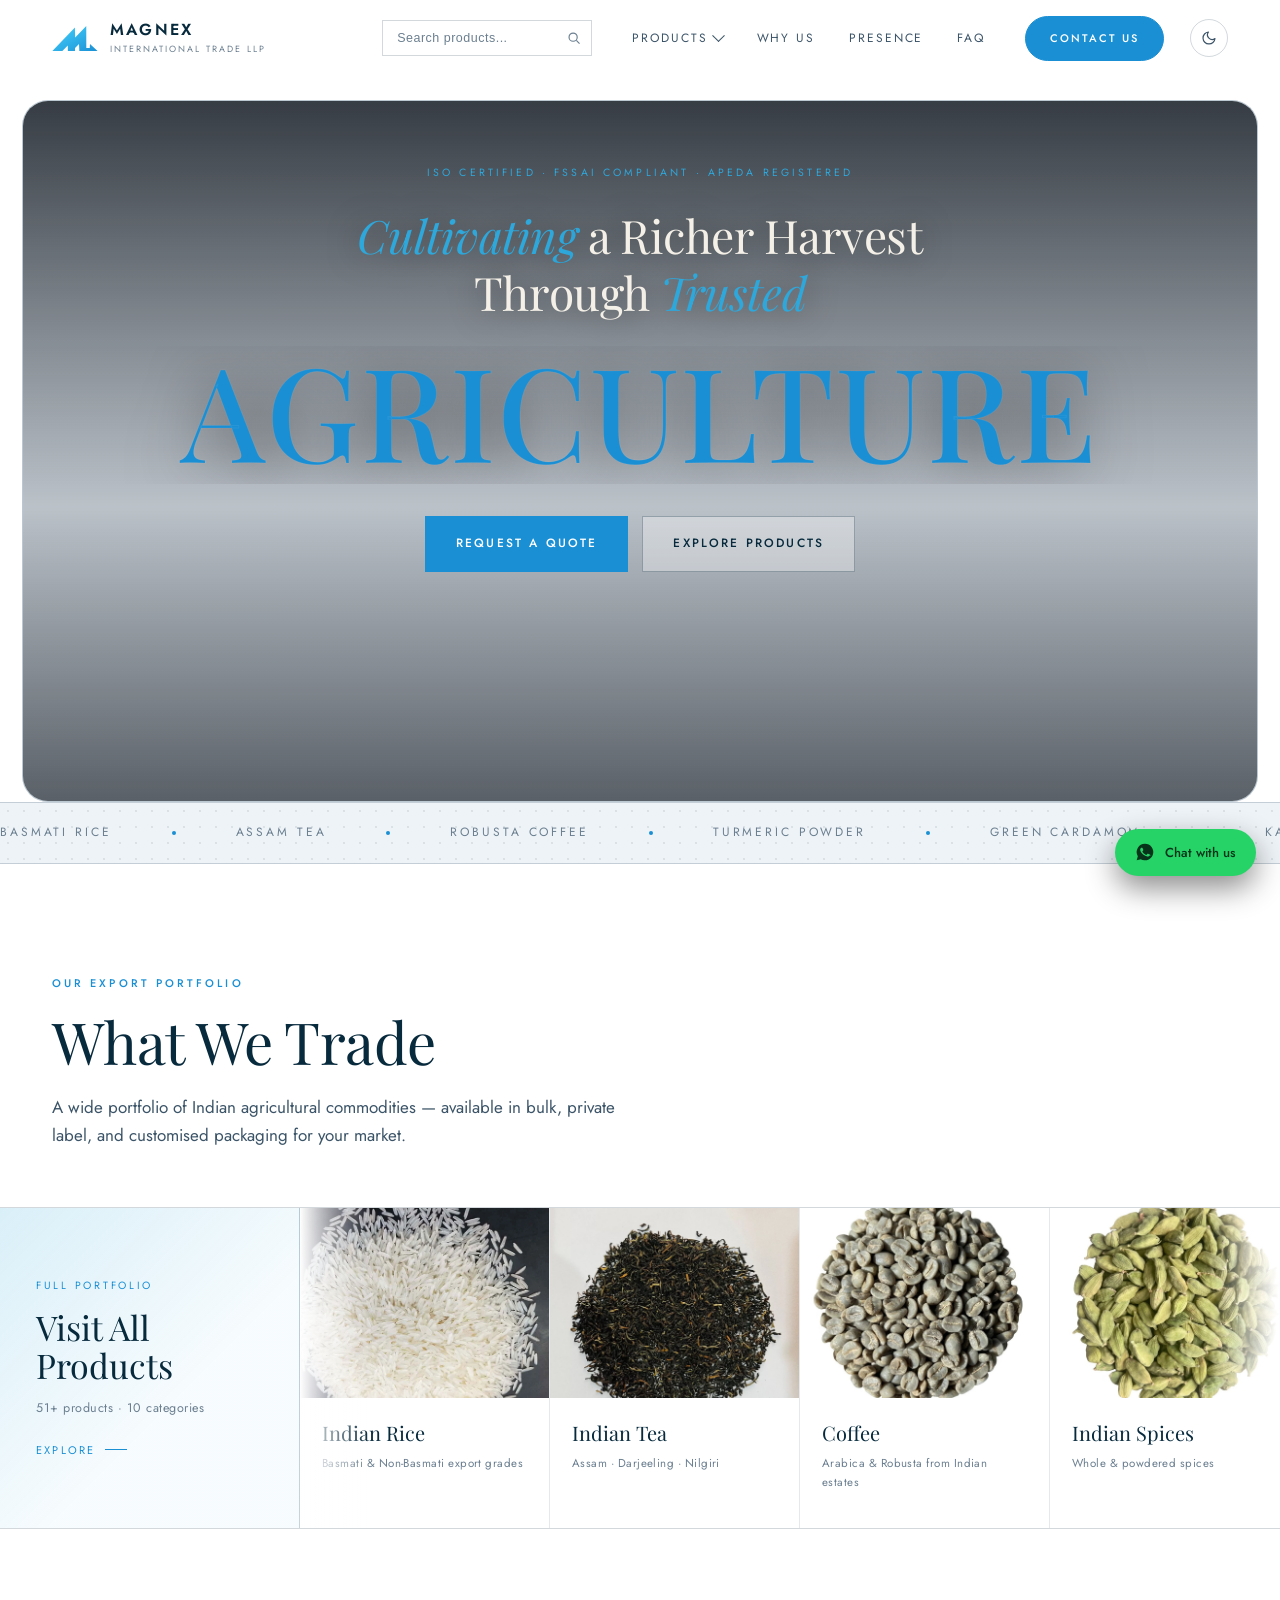
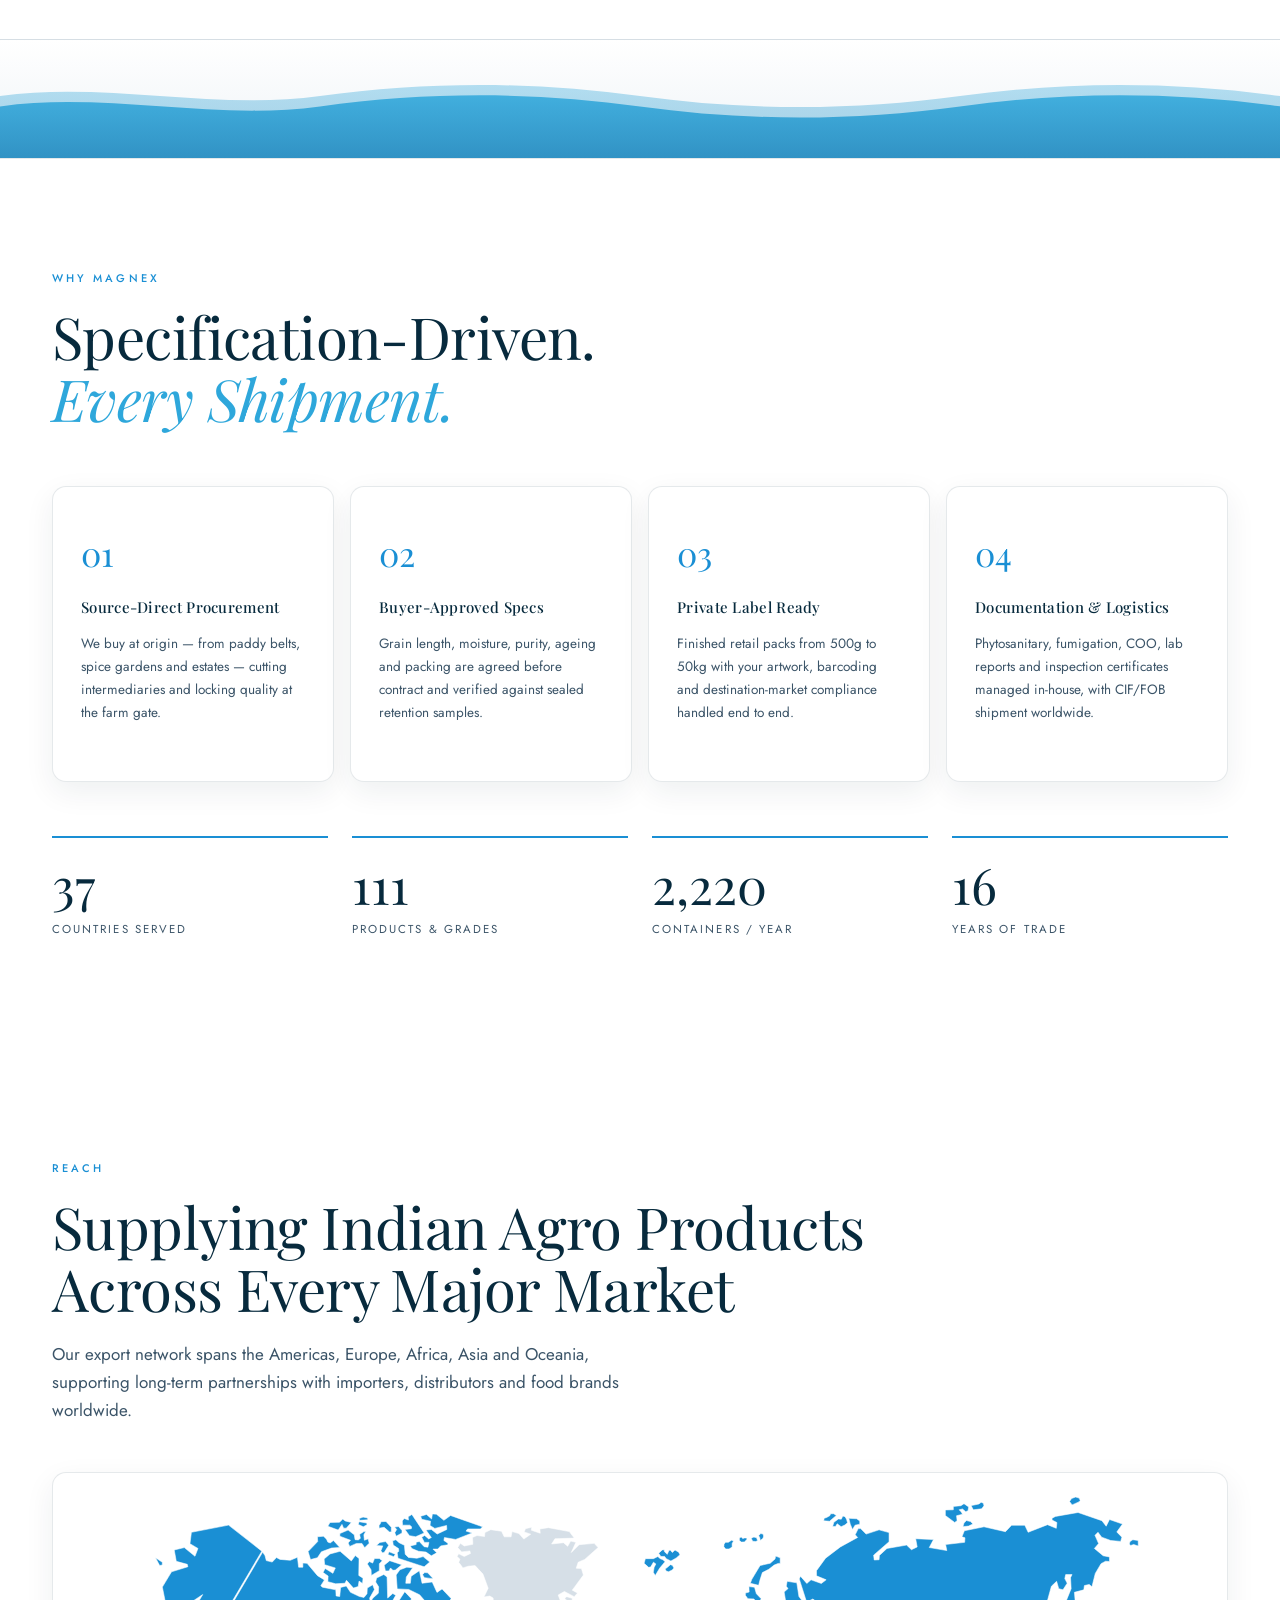
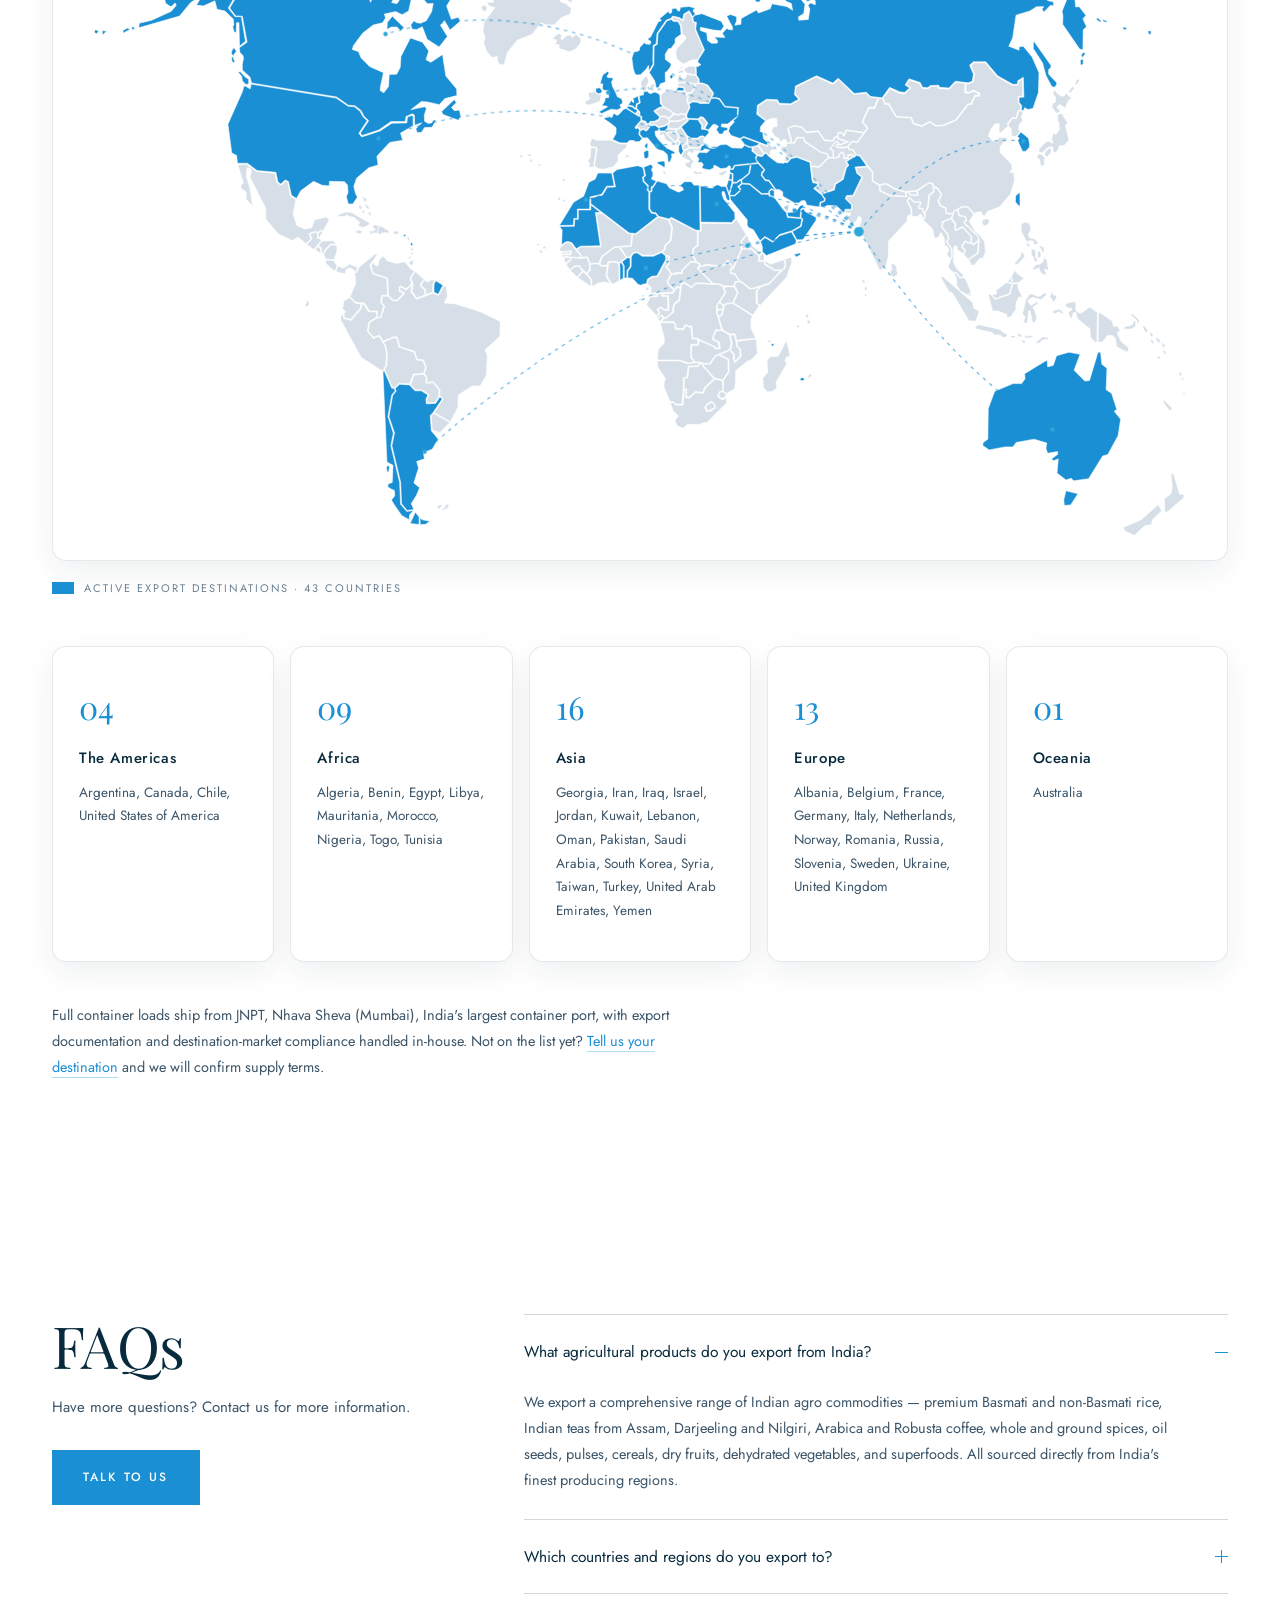
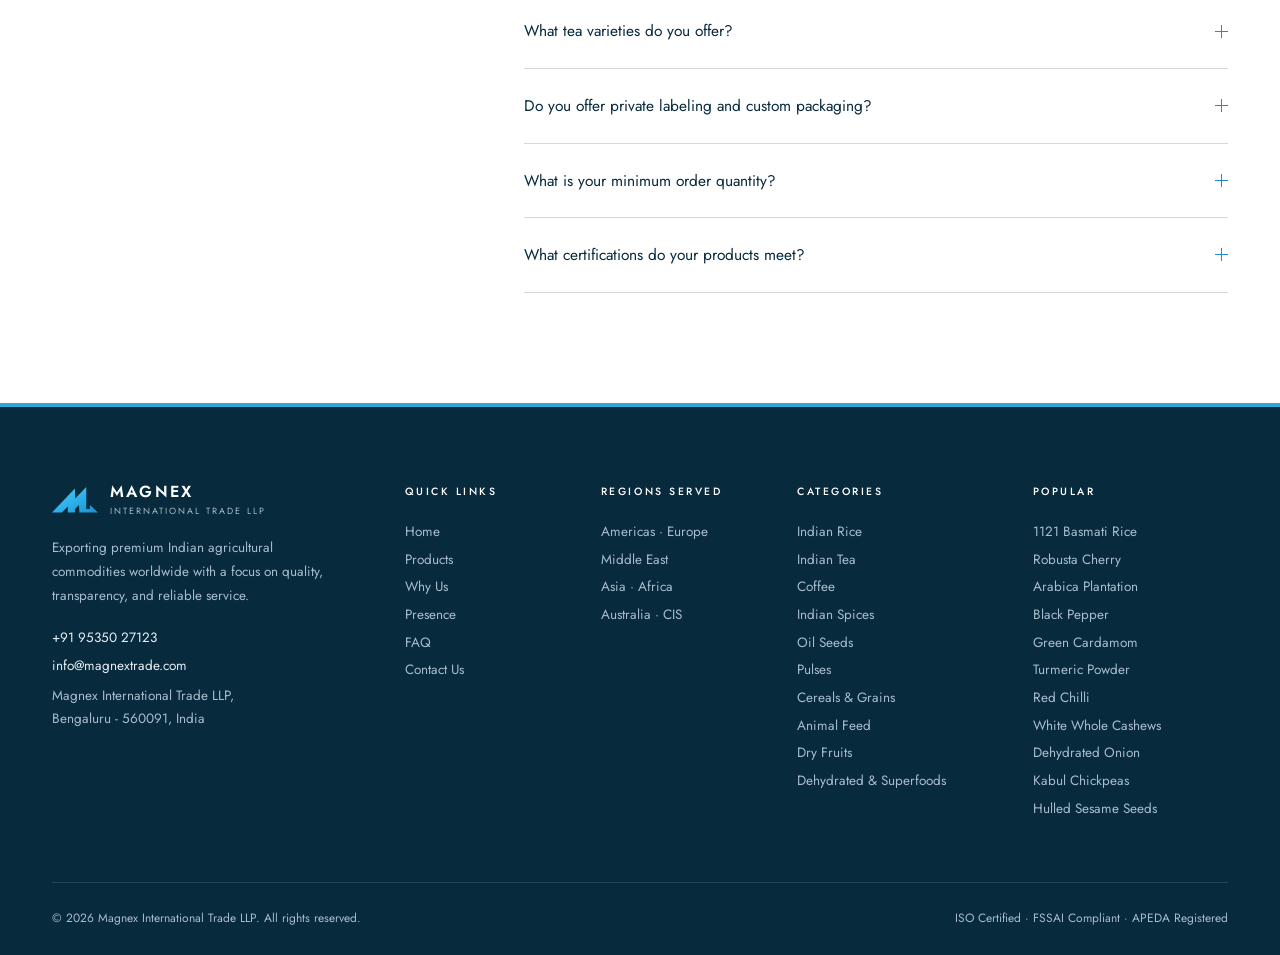
<file: index.html>
<!DOCTYPE html>
<html lang="en">
<head>
<meta charset="UTF-8">
<script>(function(){var q=new URLSearchParams(location.search).get("theme"),t;if(q&&/^(gold|light|dark)$/.test(q)){t=q==="dark"?"gold":q;try{localStorage.setItem("magnex-theme",t)}catch(e){}}else{try{t=localStorage.getItem("magnex-theme")}catch(e){}}if(t==="dark")t="gold";document.documentElement.dataset.theme=(t==="gold"||t==="light")?t:"light"})();</script>
<meta name="viewport" content="width=device-width, initial-scale=1.0">
<title>Magnex International Trade — Premium Indian Commodities, Delivered Worldwide</title>
<meta name="description" content="Rice, tea, spices, coffee, oil seeds, pulses, dry fruits and more — sourced from India's finest producing regions. Bulk, private label, and custom packaging for importers across 40+ countries.">
<link rel="preconnect" href="https://fonts.googleapis.com">
<link rel="preconnect" href="https://fonts.gstatic.com" crossorigin>
<link href="https://fonts.googleapis.com/css2?family=Playfair+Display:ital,wght@0,400;0,500;1,400&family=Jost:wght@300;400;500;600&display=swap" rel="stylesheet">
<link rel="stylesheet" href="assets/css/style.css?v=30">
<link rel="icon" href="data:image/svg+xml,<svg xmlns='http://www.w3.org/2000/svg' viewBox='0 0 100 100'><rect width='100' height='100' rx='18' fill='%23072a3d'/><g transform='translate(10 22) scale(.8)'><path d='M99.9 55.2 L82.6 38.9 L82.1 47.9 L74.6 47.8 L74.5 0.0 L50.4 25.0 L49.8 3.0 L0.0 55.2 L21.6 55.3 L34.3 42.3 L34.5 55.3 L49.9 55.3 L50.1 48.1 L58.7 39.0 L59.5 55.4 Z' fill='%232ea7db'/></g></svg>">
</head>
<body>

<!-- ============ HERO — framed video card ============ -->
<section class="vhero">
  <div class="vhero__card">
    <video class="vhero__video" autoplay muted loop playsinline>
      <source src="assets/video/hero.mp4?v=2" type="video/mp4">
    </video>
    <div class="vhero__shade"></div>
    <div class="vhero__content">
      <p class="vhero__badge">ISO Certified · FSSAI Compliant · APEDA Registered</p>
      <h1 class="vhero__line"><em>Cultivating</em> a Richer Harvest Through <em>Trusted</em></h1>
      <div class="vhero__big">AGRICULTURE</div>
      <div class="vhero__cta">
        <a class="btn btn--solid" href="contact.html">Request a Quote</a>
        <a class="btn btn--ghost" href="products.html">Explore Products</a>
      </div>
    </div>
  </div>
</section>

<!-- marquee strip -->
<div class="strip" aria-hidden="true">
  <div class="strip__track" id="stripTrack"></div>
</div>

<!-- ============ WHAT WE TRADE — flowing strip ============ -->
<section class="section" id="trade">
  <div class="wrap">
    <p class="eyebrow rv">Our Export Portfolio</p>
    <h2 class="h-section rv">What We Trade</h2>
    <p class="lede rv" style="margin-top:20px">A wide portfolio of Indian agricultural commodities — available in bulk, private label, and customised packaging for your market.</p>
  </div>
  <div class="tradefeed rv">
    <a class="tradefeed__cta" href="products.html">
      <span class="tradefeed__cta-eyebrow">Full Portfolio</span>
      <span class="tradefeed__cta-title">Visit All<br>Products</span>
      <span class="tradefeed__cta-count" id="tfCount"></span>
      <span class="tradefeed__cta-go">Explore <span class="arw"></span></span>
    </a>
    <div class="tradefeed__viewport">
      <div class="tradefeed__track" id="tfTrack"></div>
    </div>
  </div>
</section>

<!-- ============ OCEAN DIVIDER — moving water between sections ============ -->
<div class="voyage" aria-hidden="true">
  <svg class="voyage__sky" viewBox="0 0 1200 160" preserveAspectRatio="none">
    <defs>
      <linearGradient id="vsea" x1="0" y1="0" x2="0" y2="1"><stop offset="0" stop-color="#2ea7db"/><stop offset="1" stop-color="#0f6fa8"/></linearGradient>
      <path id="vwave" d="M0 20 C 100 0, 200 40, 300 20 S 500 0, 600 20 S 800 40, 900 20 S 1100 0, 1200 20 V 160 H 0 Z"/>
    </defs>
    <g class="voyage__sea voyage__sea--back"><use href="#vwave" x="0"/><use href="#vwave" x="1200"/></g>
    <g class="voyage__sea voyage__sea--front"><use href="#vwave" x="0"/><use href="#vwave" x="1200"/></g>
  </svg>
</div>

<!-- ============ WHY US ============ -->
<section class="section" id="why">
  <div class="wrap">
    <p class="eyebrow rv">Why Magnex</p>
    <h2 class="h-section rv">Specification-Driven.<br><em class="italic-gold">Every Shipment.</em></h2>
    <div class="why rv">
      <div class="why__c">
        <div class="why__n">01</div>
        <h3 class="why__t">Source-Direct Procurement</h3>
        <p class="why__d">We buy at origin — from paddy belts, spice gardens and estates — cutting intermediaries and locking quality at the farm gate.</p>
      </div>
      <div class="why__c">
        <div class="why__n">02</div>
        <h3 class="why__t">Buyer-Approved Specs</h3>
        <p class="why__d">Grain length, moisture, purity, ageing and packing are agreed before contract and verified against sealed retention samples.</p>
      </div>
      <div class="why__c">
        <div class="why__n">03</div>
        <h3 class="why__t">Private Label Ready</h3>
        <p class="why__d">Finished retail packs from 500g to 50kg with your artwork, barcoding and destination-market compliance handled end to end.</p>
      </div>
      <div class="why__c">
        <div class="why__n">04</div>
        <h3 class="why__t">Documentation & Logistics</h3>
        <p class="why__d">Phytosanitary, fumigation, COO, lab reports and inspection certificates managed in-house, with CIF/FOB shipment worldwide.</p>
      </div>
    </div>
    <div class="stats rv">
      <div class="stat"><div class="stat__v" data-count="40">0</div><div class="stat__l">Countries Served</div></div>
      <div class="stat"><div class="stat__v" data-count="120">0</div><div class="stat__l">Products & Grades</div></div>
      <div class="stat"><div class="stat__v" data-count="2400">0</div><div class="stat__l">Containers / Year</div></div>
      <div class="stat"><div class="stat__v" data-count="17">0</div><div class="stat__l">Years of Trade</div></div>
    </div>
  </div>
</section>

<!-- ============ PRESENCE ============ -->
<section class="section" id="presence">
  <div class="wrap">
    <p class="eyebrow rv">Reach</p>
    <h2 class="h-section rv">Supplying Indian Agro Products<br>Across Every Major Market</h2>
    <p class="lede rv" style="margin-top:20px">Our export network spans the Americas, Europe, Africa, Asia and Oceania, supporting long-term partnerships with importers, distributors and food brands worldwide.</p>
    <figure class="wmap rv" id="wmap" aria-label="World map highlighting the countries Magnex exports to">
      <div class="wmap__svg" id="wmapSvg"></div>
      <figcaption class="wmap__legend"><span class="wmap__key"></span> Active export destinations · 43 countries <span class="wmap__tip" id="wmapTip"></span></figcaption>
    </figure>
    <div class="regions">
      <div class="region rv">
        <div class="region__n">04</div>
        <h3 class="region__t">The Americas</h3>
        <p class="region__d">Argentina, Canada, Chile, United States of America</p>
      </div>
      <div class="region rv">
        <div class="region__n">09</div>
        <h3 class="region__t">Africa</h3>
        <p class="region__d">Algeria, Benin, Egypt, Libya, Mauritania, Morocco, Nigeria, Togo, Tunisia</p>
      </div>
      <div class="region rv">
        <div class="region__n">16</div>
        <h3 class="region__t">Asia</h3>
        <p class="region__d">Georgia, Iran, Iraq, Israel, Jordan, Kuwait, Lebanon, Oman, Pakistan, Saudi Arabia, South Korea, Syria, Taiwan, Turkey, United Arab Emirates, Yemen</p>
      </div>
      <div class="region rv">
        <div class="region__n">13</div>
        <h3 class="region__t">Europe</h3>
        <p class="region__d">Albania, Belgium, France, Germany, Italy, Netherlands, Norway, Romania, Russia, Slovenia, Sweden, Ukraine, United Kingdom</p>
      </div>
      <div class="region rv">
        <div class="region__n">01</div>
        <h3 class="region__t">Oceania</h3>
        <p class="region__d">Australia</p>
      </div>
    </div>
    <p class="presence__note rv">Full container loads ship from JNPT, Nhava Sheva (Mumbai), India's largest container port, with export documentation and destination-market compliance handled in-house. Not on the list yet? <a href="contact.html">Tell us your destination</a> and we will confirm supply terms.</p>
  </div>
</section>

<!-- ============ FAQ ============ -->
<section class="section" id="faq">
  <div class="wrap">
    <div class="faq">
      <div class="faq__aside rv">
        <h2 class="h-section">FAQs</h2>
        <p>Have more questions? Contact us for more information.</p>
        <a class="btn btn--solid" href="contact.html">Talk to Us</a>
      </div>
      <div class="faq__list rv" id="faqList"></div>
    </div>
  </div>
</section>

<script src="assets/js/data.js?v=17"></script>
<script src="assets/js/textures.js?v=8"></script>
<script src="assets/js/widgets.js?v=9"></script>
<script>
const EXPORT_CODES = ['ae', 'al', 'ar', 'au', 'be', 'bj', 'ca', 'cl', 'de', 'dz', 'eg', 'fr', 'gb', 'ge', 'il', 'iq', 'ir', 'it', 'jo', 'kr', 'kw', 'lb', 'ly', 'ma', 'mr', 'ng', 'nl', 'no', 'om', 'pk', 'ro', 'ru', 'sa', 'se', 'si', 'sy', 'tg', 'tn', 'tr', 'tw', 'ua', 'us', 'ye'];
const COUNTRY_NAMES = {'ar':'Argentina', 'ca':'Canada', 'cl':'Chile', 'us':'United States of America', 'dz':'Algeria', 'bj':'Benin', 'eg':'Egypt', 'ly':'Libya', 'mr':'Mauritania', 'ma':'Morocco', 'ng':'Nigeria', 'tg':'Togo', 'tn':'Tunisia', 'ge':'Georgia', 'ir':'Iran', 'iq':'Iraq', 'il':'Israel', 'jo':'Jordan', 'kw':'Kuwait', 'lb':'Lebanon', 'om':'Oman', 'pk':'Pakistan', 'sa':'Saudi Arabia', 'kr':'South Korea', 'sy':'Syria', 'tw':'Taiwan', 'tr':'Turkey', 'ae':'United Arab Emirates', 'ye':'Yemen', 'al':'Albania', 'be':'Belgium', 'fr':'France', 'de':'Germany', 'it':'Italy', 'nl':'Netherlands', 'no':'Norway', 'ro':'Romania', 'ru':'Russia', 'si':'Slovenia', 'se':'Sweden', 'ua':'Ukraine', 'gb':'United Kingdom', 'au':'Australia'};
function initPresenceMap() {
  // inline the map so each country path can be styled; highlighted ids are ISO alpha-2
  fetch("assets/img/world-map.svg").then(r => r.text()).then(svg => {
    const box = document.getElementById("wmapSvg");
    box.innerHTML = svg.replace(/<\?xml[^>]*>|<!DOCTYPE[^>]*>/g, "");
    const el = box.querySelector("svg");
    el.removeAttribute("width"); el.removeAttribute("height");
    el.querySelectorAll("[id]").forEach(p => { p.removeAttribute("style"); p.removeAttribute("fill"); });
    const tip = document.getElementById("wmapTip");
    EXPORT_CODES.forEach((c, i) => {
      const p = el.querySelector("#" + c); if (!p) return;
      p.classList.add("is-on"); p.style.setProperty("--i", i);
      p.addEventListener("pointerenter", () => { tip.textContent = COUNTRY_NAMES[c]; });
      p.addEventListener("pointerleave", () => { tip.textContent = ""; });
    });
    addShippingLanes(el);
  }).catch(() => { document.getElementById("wmapSvg").innerHTML = '<img src="assets/img/world-map.svg" alt="World map">'; });
}

/* dashed trade routes fanning out from Mumbai (JNPT) to the markets we serve */
function addShippingLanes(svg) {
  const NS = "http://www.w3.org/2000/svg";
  const mk = (tag, attrs, parent) => { const e = document.createElementNS(NS, tag); for (const k in attrs) e.setAttribute(k, attrs[k]); (parent || svg).appendChild(e); return e; };
  const from = [580, 482];
  const to = [[400, 382, -70], [435, 420, -40], [485, 428, -25], [534, 467, -6], [478, 462, -14], [384, 459, -40], [427, 508, -10],
              [240, 340, -120], [235, 415, -95], [268, 640, -60], [719, 624, 30], [698, 417, -40], [500, 492, -4]];
  const g = mk("g", { class: "lanes" });
  to.forEach(([x, y, lift], i) => {
    const mx = (from[0] + x) / 2, my = (from[1] + y) / 2 + lift;
    const path = mk("path", { d: `M${from[0]} ${from[1]} Q ${mx} ${my} ${x} ${y}`, class: "lane" }, g);
    path.style.setProperty("--i", i);
    mk("circle", { cx: x, cy: y, r: 1.6, class: "lane__dot" }, g);
  });
  mk("circle", { cx: from[0], cy: from[1], r: 3, class: "port" }, g);
  mk("circle", { cx: from[0], cy: from[1], r: 3, class: "port port--pulse" }, g);
}

function pageInit() {
  initPresenceMap();
  /* marquee */
  const words = ["Basmati Rice","Assam Tea","Robusta Coffee","Turmeric Powder","Green Cardamom","Kabul Chickpeas","Hulled Sesame","Cumin Seeds","Cashew Kernels","Black Pepper","Red Chilli","Wheat & Millets","Dehydrated Onion"];
  const half = words.map(w => `<span>${w}</span>`).join("");
  document.getElementById("stripTrack").innerHTML = half + half;

  /* trade feed — auto-flowing picture strip */
  const cats = Object.entries(CATALOG);
  const totalProducts = cats.reduce((a, [, c]) => a + c.groups.reduce((x, g) => x + g.products.length, 0), 0);
  document.getElementById("tfCount").textContent = `${totalProducts}+ products · ${cats.length} categories`;
  const cardHTML = (cid, c, dup) => `
    <a class="tfcard" href="category.html?cat=${cid}" ${dup ? 'tabindex="-1" aria-hidden="true"' : ""}>
      <div class="tfcard__media">${c.photo ? `<img src="${c.photo}" alt="${c.name}" loading="lazy">` : `<canvas data-tex="${c.texture}" data-seed="tf-${cid}"></canvas>`}</div>
      <div class="tfcard__body">
        <span class="tfcard__name">${c.name}</span>
        <span class="tfcard__tag">${c.tagline}</span>
      </div>
    </a>`;
  const one = cats.map(([cid, c]) => cardHTML(cid, c, false)).join("");
  const two = cats.map(([cid, c]) => cardHTML(cid, c, true)).join("");
  document.getElementById("tfTrack").innerHTML = one + two; // duplicated for a seamless loop

  /* FAQ */
  renderFAQ(document.getElementById("faqList"), [
    ["What agricultural products do you export from India?", "We export a comprehensive range of Indian agro commodities — premium Basmati and non-Basmati rice, Indian teas from Assam, Darjeeling and Nilgiri, Arabica and Robusta coffee, whole and ground spices, oil seeds, pulses, cereals, dry fruits, dehydrated vegetables, and superfoods. All sourced directly from India's finest producing regions."],
    ["Which countries and regions do you export to?", "We serve importers, distributors and private-label brands across 40+ countries — the Middle East, Europe, North America, Africa, Asia-Pacific, Australia and CIS markets — on CIF, CFR and FOB terms."],
    ["What tea varieties do you offer?", "Assam CTC (BP and BOP grades), Assam Orthodox, Darjeeling Orthodox across all three flushes, Nilgiri Orthodox and CTC, and Indian green tea in leaf and dust grades."],
    ["Do you offer private labeling and custom packaging?", "Yes. We deliver finished retail packs from 500g pouches to 50kg bulk bags with your artwork, multilingual labelling, barcoding, and destination-market compliance handled end to end."],
    ["What is your minimum order quantity?", "Typically one 20' FCL per product. Mixed-container loads across products can be arranged for established buyers."],
    ["What certifications do your products meet?", "Our supply chain operates under ISO and FSSAI certified facilities and APEDA registration. Phytosanitary certificates, fumigation certificates, certificates of origin, and third-party lab reports accompany every shipment."]
  ]);

  /* stat counters */
  const cio = new IntersectionObserver(es => es.forEach(e => {
    if (!e.isIntersecting) return;
    cio.unobserve(e.target);
    const end = +e.target.dataset.count, t0 = performance.now();
    (function tick(t) {
      const p = Math.min(1, (t - t0) / 1600);
      e.target.textContent = Math.round(end * (1 - Math.pow(1 - p, 3))).toLocaleString() + (p === 1 ? "+" : "");
      if (p < 1) requestAnimationFrame(tick);
    })(t0);
  }), { threshold: .6 });
  document.querySelectorAll("[data-count]").forEach(el => cio.observe(el));
}
</script>
<script src="assets/js/main.js?v=18"></script>
</body>
</html>
</file>
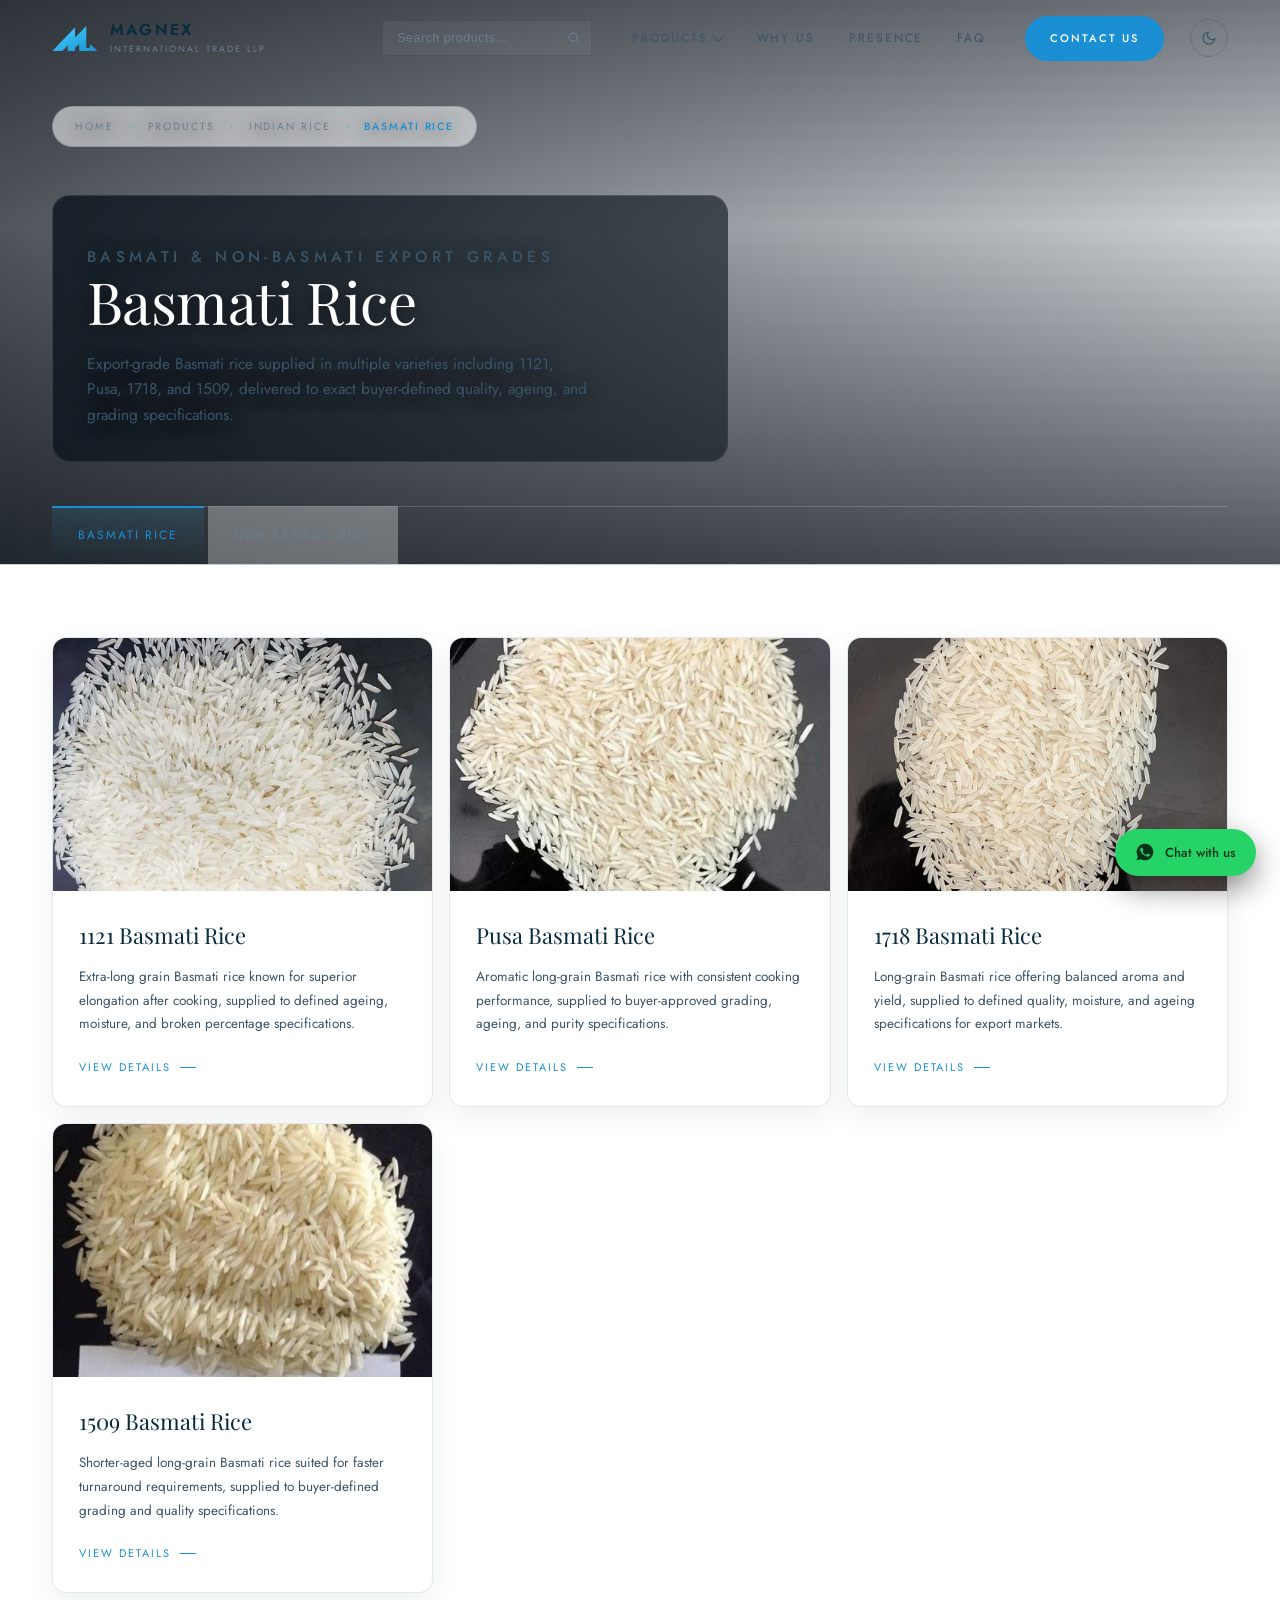
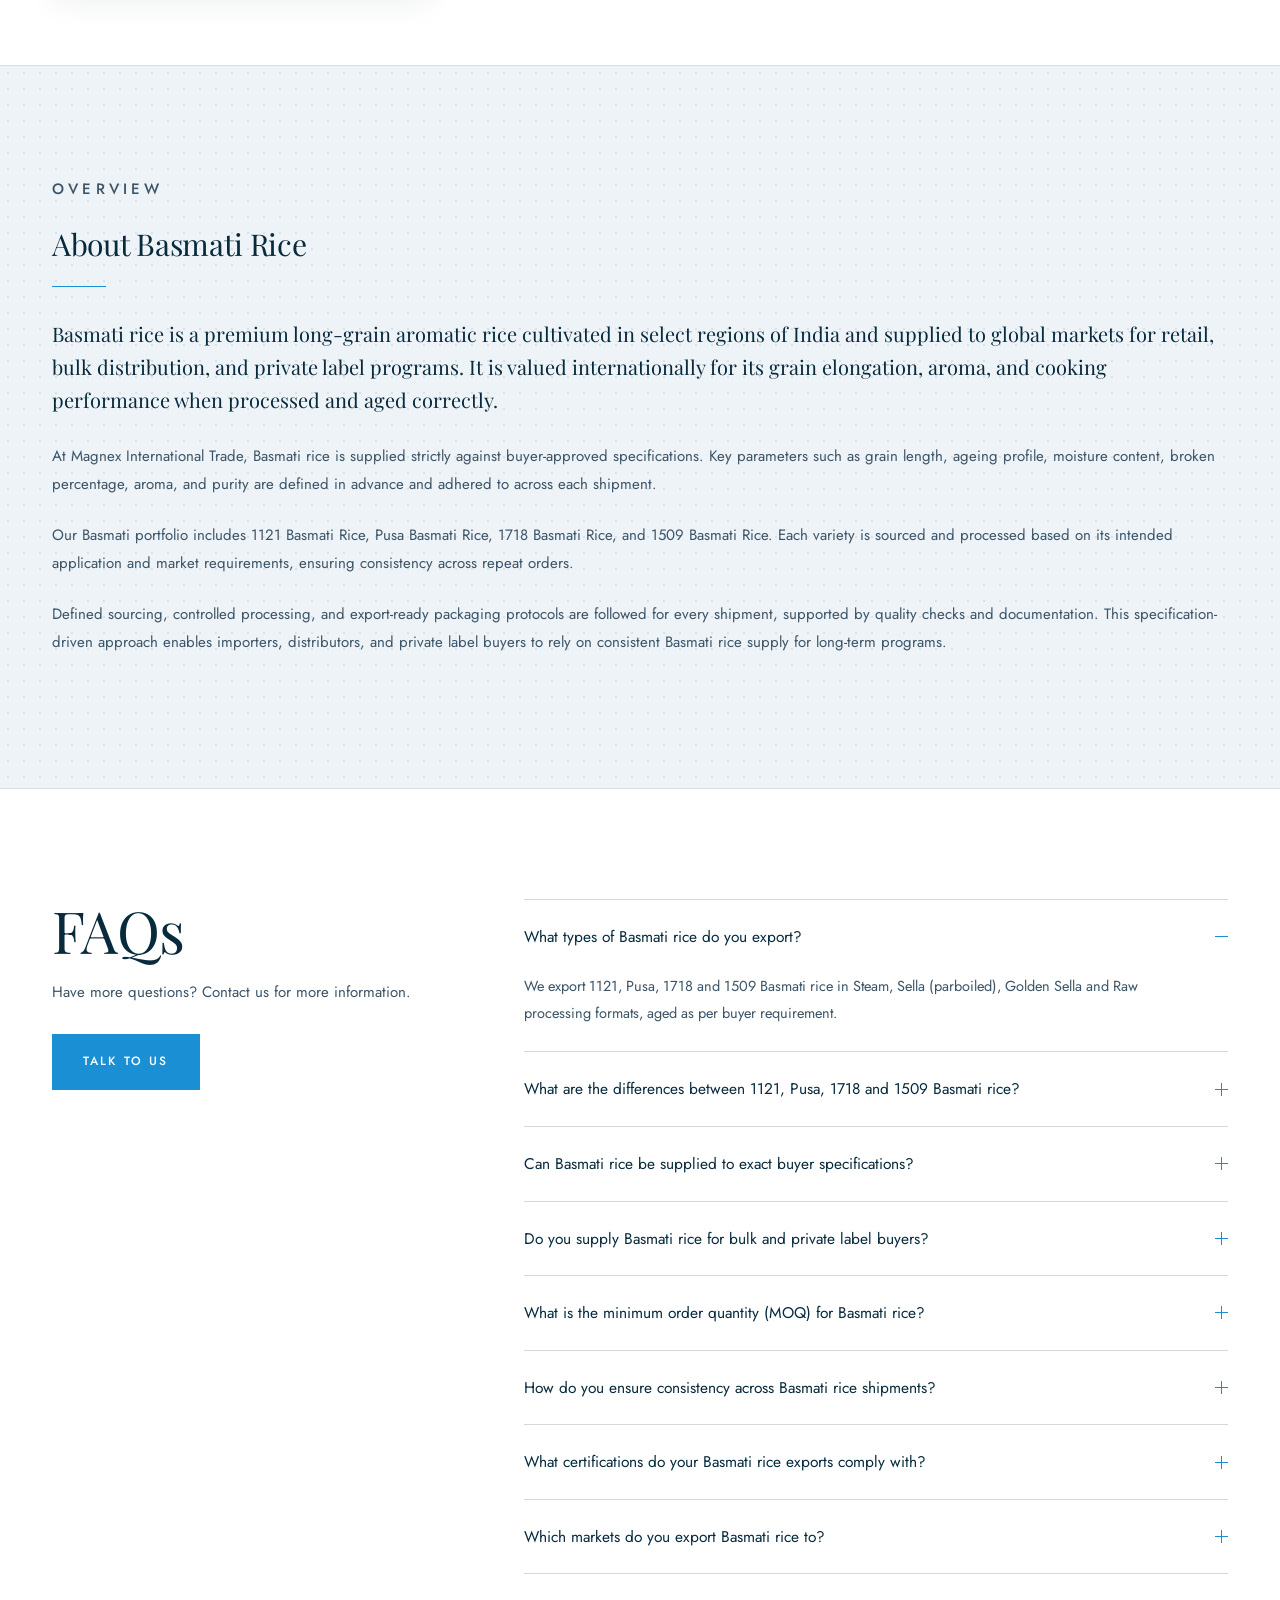
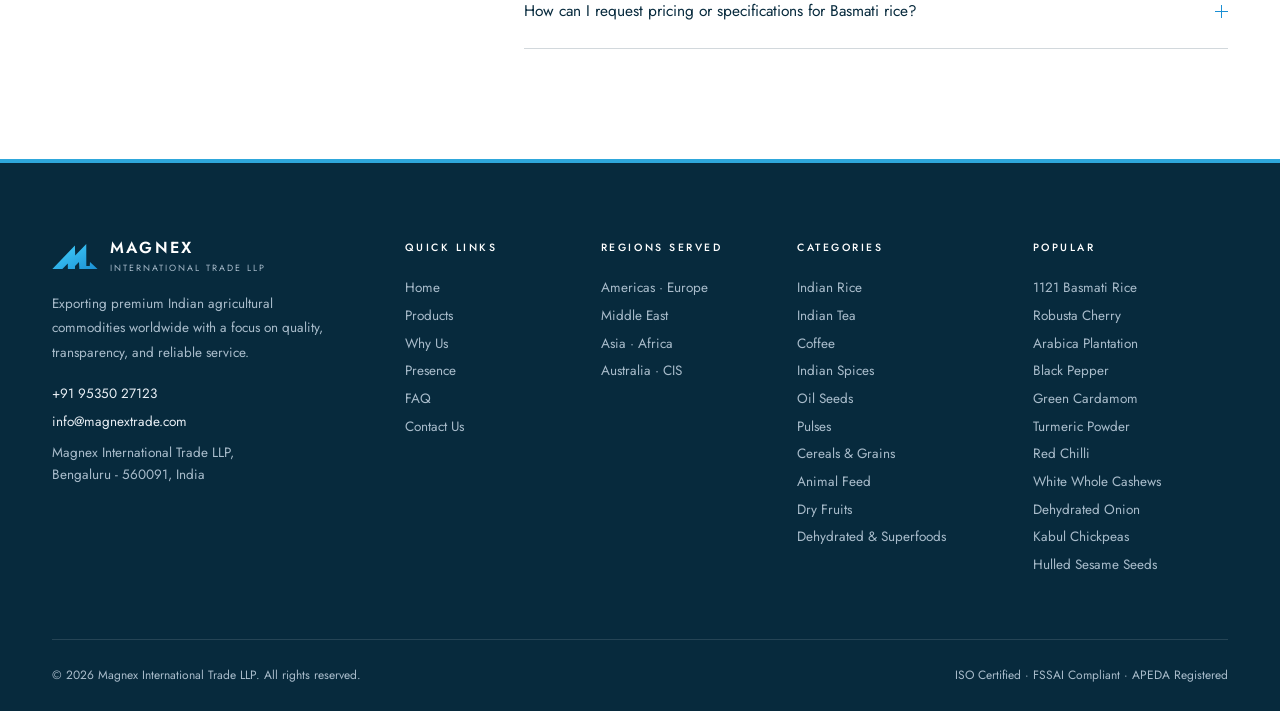
<file: category.html>
<!DOCTYPE html>
<html lang="en">
<head>
<meta charset="UTF-8">
<script>(function(){var q=new URLSearchParams(location.search).get("theme"),t;if(q&&/^(gold|light|dark)$/.test(q)){t=q==="dark"?"gold":q;try{localStorage.setItem("magnex-theme",t)}catch(e){}}else{try{t=localStorage.getItem("magnex-theme")}catch(e){}}if(t==="dark")t="gold";document.documentElement.dataset.theme=(t==="gold"||t==="light")?t:"light"})();</script>
<meta name="viewport" content="width=device-width, initial-scale=1.0">
<title>Category — Magnex International Trade</title>
<link rel="preconnect" href="https://fonts.googleapis.com">
<link rel="preconnect" href="https://fonts.gstatic.com" crossorigin>
<link href="https://fonts.googleapis.com/css2?family=Playfair+Display:ital,wght@0,400;0,500;1,400&family=Jost:wght@300;400;500;600&display=swap" rel="stylesheet">
<link rel="stylesheet" href="assets/css/style.css?v=30">
<link rel="icon" href="data:image/svg+xml,<svg xmlns='http://www.w3.org/2000/svg' viewBox='0 0 100 100'><rect width='100' height='100' rx='18' fill='%23072a3d'/><g transform='translate(10 22) scale(.8)'><path d='M99.9 55.2 L82.6 38.9 L82.1 47.9 L74.6 47.8 L74.5 0.0 L50.4 25.0 L49.8 3.0 L0.0 55.2 L21.6 55.3 L34.3 42.3 L34.5 55.3 L49.9 55.3 L50.1 48.1 L58.7 39.0 L59.5 55.4 Z' fill='%232ea7db'/></g></svg>">
</head>
<body>

<section class="phead" id="phead">
  <video class="phead__video" id="pheadVideo" autoplay muted loop playsinline hidden></video>
  <div class="phead__shade" id="pheadShade" hidden></div>
  <div class="wrap phead__content">
    <nav class="crumb" id="crumb"></nav>
    <div class="phead__body">
      <div>
        <p class="eyebrow" id="catTag"></p>
        <h1 class="h-section" id="catTitle"></h1>
        <p id="groupDesc"></p>
      </div>
    </div>
    <div class="tabs" id="groupTabs"></div>
  </div>
</section>

<section class="section--tight section">
  <div class="wrap">
    <div class="pgrid" id="prodGrid"></div>
  </div>
</section>

<section class="section section--alt" id="aboutSec" hidden>
  <div class="wrap">
    <div class="aboutsplit" id="aboutSplit">
      <div class="rv">
        <p class="eyebrow">Overview</p>
        <h2 class="h-sub" id="aboutTitle"></h2>
        <hr class="rule" style="margin-top:24px">
        <div id="aboutBody"></div>
      </div>
    </div>
  </div>
</section>

<section class="section" id="faqSec" hidden>
  <div class="wrap">
    <div class="faq">
      <div class="faq__aside rv">
        <h2 class="h-section">FAQs</h2>
        <p>Have more questions? Contact us for more information.</p>
        <a class="btn btn--solid" href="contact.html">Talk to Us</a>
      </div>
      <div class="faq__list rv" id="faqList"></div>
    </div>
  </div>
</section>

<script src="assets/js/data.js?v=17"></script>
<script src="assets/js/textures.js?v=8"></script>
<script src="assets/js/widgets.js?v=9"></script>
<script>
function pageInit() {
  const catId = qp("cat") || "rice";
  const cat = CATALOG[catId] || CATALOG.rice;
  const gid = qp("group") || cat.groups[0].id;
  const group = cat.groups.find(g => g.id === gid) || cat.groups[0];

  document.title = `${group.name} — ${cat.name} — Magnex International Trade`;
  document.getElementById("crumb").innerHTML =
    `<a href="index.html">Home</a><i>›</i><a href="products.html">Products</a><i>›</i><a href="category.html?cat=${catId}">${cat.name}</a><i>›</i><b>${group.name}</b>`;
  document.getElementById("catTag").textContent = cat.tagline;
  document.getElementById("catTitle").textContent = group.name;
  document.getElementById("groupDesc").textContent = group.desc;

  // group tabs (Basmati / Non-Basmati etc.)
  document.getElementById("groupTabs").innerHTML = cat.groups.map(g =>
    `<a class="tab${g.id === group.id ? " is-on" : ""}" href="category.html?cat=${catId}&group=${g.id}">${g.name}</a>`
  ).join("");

  // product cards
  document.getElementById("prodGrid").innerHTML = group.products.map(p => `
    <a class="pcard rv" href="product.html?id=${p.id}">
      <div class="pcard__media">${p.photo
        ? `<img src="${p.photo}" alt="${p.name}" loading="lazy">`
        : `<canvas data-tex="${p.texture}" data-seed="${p.id}"></canvas>`}</div>
      <div class="pcard__body">
        <div class="pcard__t">${p.name}</div>
        <div class="pcard__d">${p.short}</div>
        <span class="pcard__go">View details <span class="arw"></span></span>
      </div>
    </a>`).join("");

  // about — first paragraph styled as a lead, the rest as body text
  if (group.about && group.about.length) {
    document.getElementById("aboutSec").hidden = false;
    document.getElementById("aboutTitle").textContent = `About ${group.name}`;
    const [lead, ...rest] = group.about;
    document.getElementById("aboutBody").innerHTML =
      `<p class="about-lead">${lead}</p>` + rest.map(t => `<p>${t}</p>`).join("");
  }

  // category video plays behind the page header words
  if (cat.video) {
    const v = document.getElementById("pheadVideo");
    v.src = cat.video.src; v.hidden = false;
    document.getElementById("pheadShade").hidden = false;
    document.getElementById("phead").classList.add("phead--video");
  }

  // FAQs
  if (group.faqs && group.faqs.length) {
    document.getElementById("faqSec").hidden = false;
    renderFAQ(document.getElementById("faqList"), group.faqs);
  }
}
</script>
<script src="assets/js/main.js?v=18"></script>
</body>
</html>
</file>
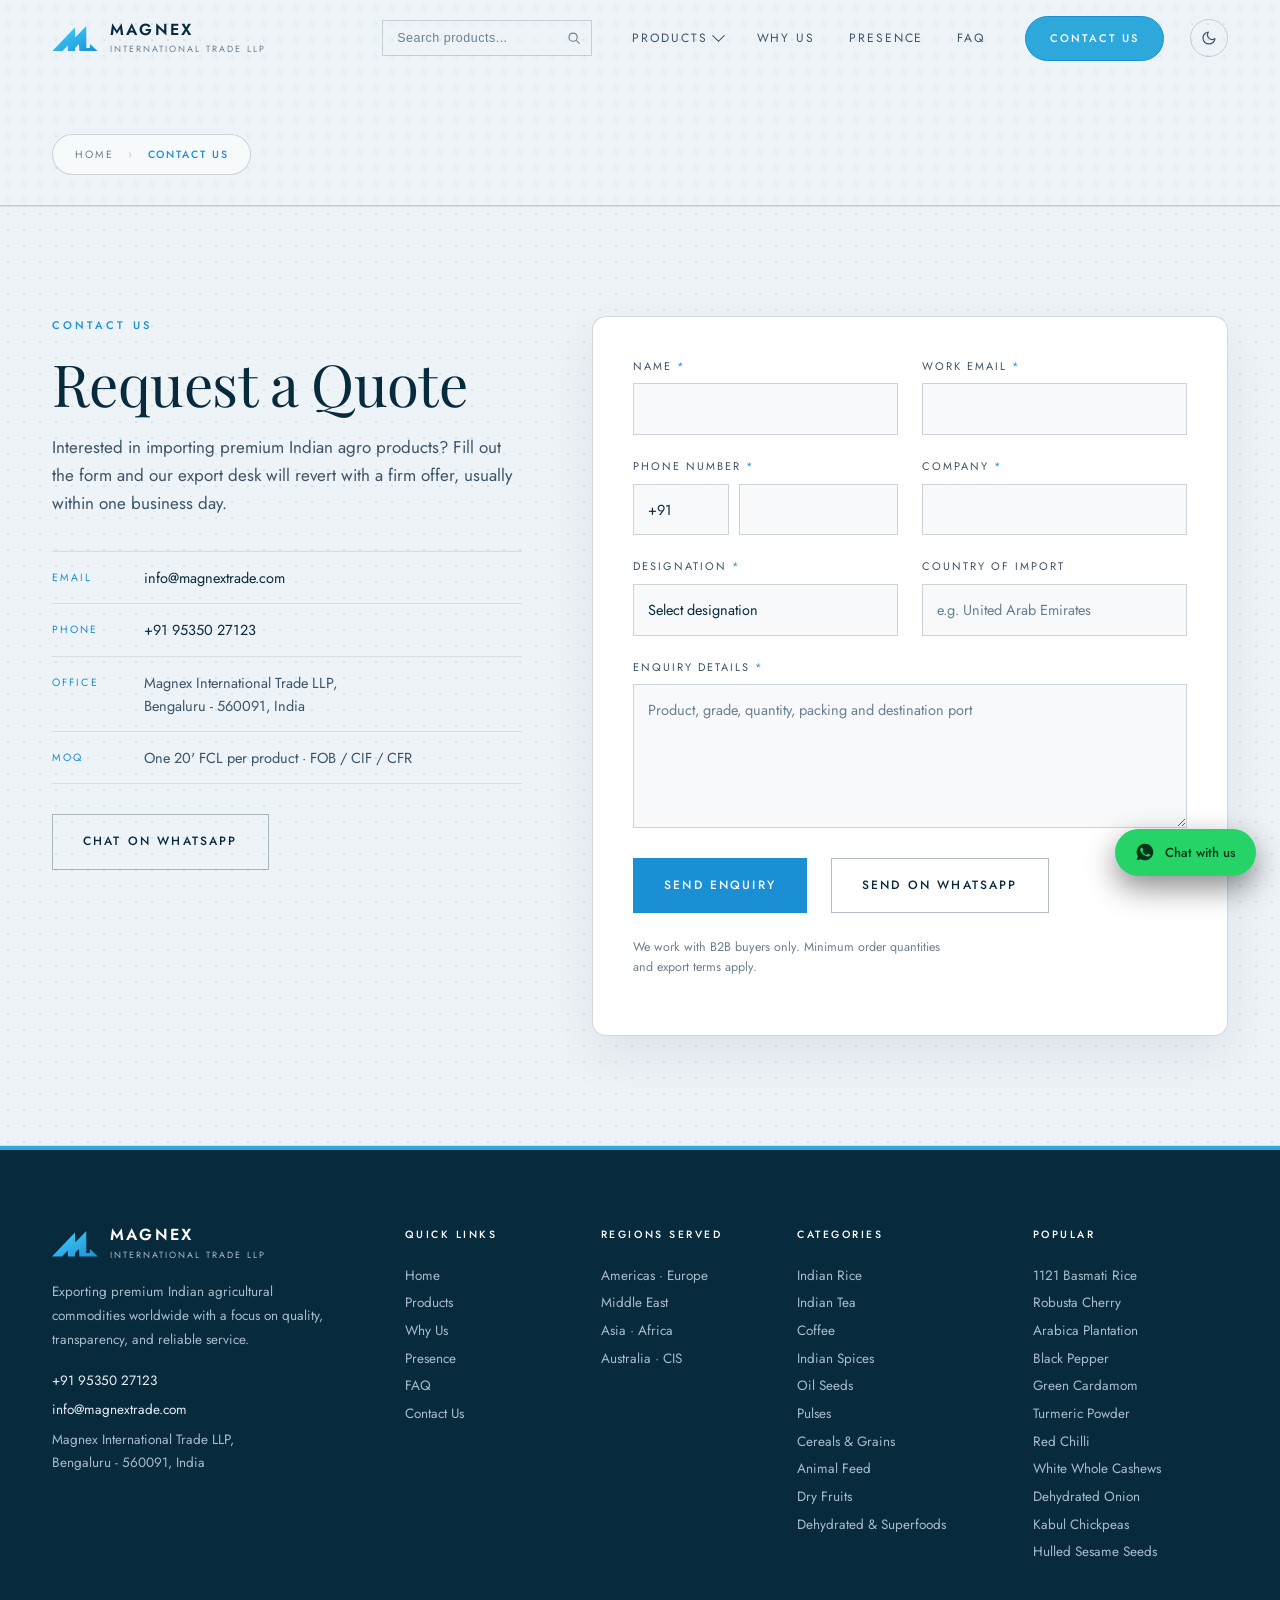
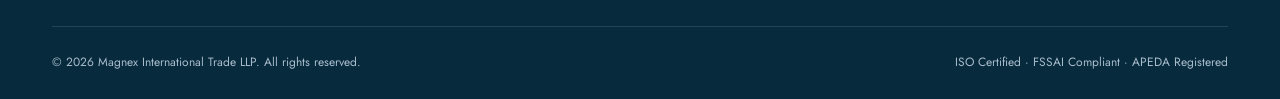
<file: contact.html>
<!DOCTYPE html>
<html lang="en">
<head>
<meta charset="UTF-8">
<script>(function(){var q=new URLSearchParams(location.search).get("theme"),t;if(q&&/^(gold|light|dark)$/.test(q)){t=q==="dark"?"gold":q;try{localStorage.setItem("magnex-theme",t)}catch(e){}}else{try{t=localStorage.getItem("magnex-theme")}catch(e){}}if(t==="dark")t="gold";document.documentElement.dataset.theme=(t==="gold"||t==="light")?t:"light"})();</script>
<meta name="viewport" content="width=device-width, initial-scale=1.0">
<title>Contact Us — Magnex International Trade</title>
<link rel="preconnect" href="https://fonts.googleapis.com">
<link rel="preconnect" href="https://fonts.gstatic.com" crossorigin>
<link href="https://fonts.googleapis.com/css2?family=Playfair+Display:ital,wght@0,400;0,500;1,400&family=Jost:wght@300;400;500;600&display=swap" rel="stylesheet">
<link rel="stylesheet" href="assets/css/style.css?v=30">
<link rel="icon" href="data:image/svg+xml,<svg xmlns='http://www.w3.org/2000/svg' viewBox='0 0 100 100'><rect width='100' height='100' rx='18' fill='%23072a3d'/><g transform='translate(10 22) scale(.8)'><path d='M99.9 55.2 L82.6 38.9 L82.1 47.9 L74.6 47.8 L74.5 0.0 L50.4 25.0 L49.8 3.0 L0.0 55.2 L21.6 55.3 L34.3 42.3 L34.5 55.3 L49.9 55.3 L50.1 48.1 L58.7 39.0 L59.5 55.4 Z' fill='%232ea7db'/></g></svg>">
</head>
<body>

<!-- ============ CONTACT / REQUEST A QUOTE ============ -->
<section class="phead">
  <div class="wrap">
    <nav class="crumb"><a href="index.html">Home</a><i>›</i><b>Contact Us</b></nav>
  </div>
</section>

<section class="section section--alt" id="contact">
  <div class="wrap">
    <div class="contact">
      <div class="contact__aside rv">
        <p class="eyebrow">Contact Us</p>
        <h2 class="h-section">Request a Quote</h2>
        <p class="lede" style="margin-top:18px">Interested in importing premium Indian agro products? Fill out the form and our export desk will revert with a firm offer, usually within one business day.</p>
        <ul class="contact__facts">
          <li><span class="k">Email</span><a id="cEmail" href="#"></a></li>
          <li><span class="k">Phone</span><a id="cPhone" href="#"></a></li>
          <li><span class="k">Office</span><span id="cAddr"></span></li>
          <li><span class="k">MOQ</span><span>One 20' FCL per product · FOB / CIF / CFR</span></li>
        </ul>
        <a class="btn btn--ghost" id="cWa" href="#" target="_blank" rel="noopener">Chat on WhatsApp</a>
      </div>

      <form class="cform rv" id="quoteForm" novalidate>
        <div class="cform__grid">
          <label class="field">
            <span class="field__l">Name <i>*</i></span>
            <input type="text" name="name" autocomplete="name" required>
          </label>
          <label class="field">
            <span class="field__l">Work Email <i>*</i></span>
            <input type="email" name="email" autocomplete="email" required>
          </label>
          <div class="field">
            <span class="field__l">Phone Number <i>*</i></span>
            <div class="field__phone">
              <select name="country_code" aria-label="Country code">
                <option value="+91" selected>+91</option>
                <option value="+971">+971</option>
                <option value="+966">+966</option>
                <option value="+974">+974</option>
                <option value="+968">+968</option>
                <option value="+965">+965</option>
                <option value="+44">+44</option>
                <option value="+49">+49</option>
                <option value="+33">+33</option>
                <option value="+39">+39</option>
                <option value="+31">+31</option>
                <option value="+1">+1</option>
                <option value="+61">+61</option>
                <option value="+27">+27</option>
                <option value="+234">+234</option>
                <option value="+20">+20</option>
                <option value="+60">+60</option>
                <option value="+65">+65</option>
                <option value="+7">+7</option>
                <option value="+90">+90</option>
              </select>
              <input type="tel" name="phone" inputmode="tel" autocomplete="tel-national" pattern="[0-9 \-]{6,15}" required>
            </div>
          </div>
          <label class="field">
            <span class="field__l">Company <i>*</i></span>
            <input type="text" name="company" autocomplete="organization" required>
          </label>
          <label class="field">
            <span class="field__l">Designation <i>*</i></span>
            <select name="designation" required>
              <option value="" selected disabled>Select designation</option>
              <option>Owner / Director</option>
              <option>Procurement / Purchase Manager</option>
              <option>Import / Sourcing Manager</option>
              <option>Brand / Product Manager</option>
              <option>Distributor / Trader</option>
              <option>Quality / Compliance</option>
              <option>Other</option>
            </select>
          </label>
          <label class="field">
            <span class="field__l">Country of Import</span>
            <input type="text" name="destination" autocomplete="country-name" placeholder="e.g. United Arab Emirates">
          </label>
          <label class="field field--full">
            <span class="field__l">Enquiry Details <i>*</i></span>
            <textarea name="enquiry" rows="5" required placeholder="Product, grade, quantity, packing and destination port"></textarea>
          </label>
        </div>
        <!-- honeypot: humans never see or fill this -->
        <input type="text" name="_honey" class="cform__hp" tabindex="-1" autocomplete="off" aria-hidden="true">
        <div class="cform__foot">
          <button class="btn btn--solid" type="submit" id="cSubmit">Send Enquiry</button>
          <button class="btn btn--ghost" type="button" id="cWaSend">Send on WhatsApp</button>
          <p class="cform__note">We work with B2B buyers only. Minimum order quantities and export terms apply.</p>
        </div>
        <div class="cform__msg" id="cMsg" role="status" aria-live="polite"></div>
      </form>
    </div>
  </div>
</section>

<script src="assets/js/data.js?v=17"></script>
<script src="assets/js/textures.js?v=8"></script>
<script src="assets/js/widgets.js?v=9"></script>
<script>
function pageInit() {
  /* contact block — details come from SITE so they live in one place */
  const cEmail = document.getElementById("cEmail");
  cEmail.textContent = SITE.email; cEmail.href = "mailto:" + SITE.email;
  const cPhone = document.getElementById("cPhone");
  cPhone.textContent = SITE.phone; cPhone.href = "tel:" + SITE.phone.replace(/[^+\d]/g, "");
  document.getElementById("cAddr").innerHTML = SITE.address;
  document.getElementById("cWa").href = SITE.whatsapp + "?text=" + encodeURIComponent(SITE.whatsappText);

  /* quote form — posts to FormSubmit (form → email relay, no server needed),
     falls back to the visitor's mail client if the relay is unreachable */
  const form = document.getElementById("quoteForm");
  const msg = document.getElementById("cMsg");
  const submitBtn = document.getElementById("cSubmit");
  const ENDPOINT = "https://formsubmit.co/ajax/" + (SITE.formEmail || SITE.email);

  // "Request a Quote" from a product page pre-fills the enquiry
  const pre = qp("enquiry");
  if (pre) {
    form.enquiry.value = `Product: ${pre}\nGrade / variety: \nQuantity (MT or containers): \nPacking: \nDestination port: `;
    setTimeout(() => document.getElementById("contact").scrollIntoView({ behavior: "smooth" }), 400);
  }

  const say = (html, kind) => { msg.innerHTML = html; msg.className = "cform__msg is-" + kind; };
  // same enquiry as a WhatsApp message, for the visitor to send with one tap
  const waLink = d => SITE.whatsapp + "?text=" + encodeURIComponent(
    `Quote request from ${d.name}, ${d.company}
${d.designation}
Email: ${d.email}
Phone: ${d.country_code} ${d.phone}
Import to: ${d.destination || "-"}

${d.enquiry}`);

  document.getElementById("cWaSend").addEventListener("click", () => {
    if (!form.checkValidity()) {
      form.classList.add("was-validated"); const bad = form.querySelector(":invalid"); if (bad) bad.focus();
      say("Please complete the highlighted fields.", "error"); return;
    }
    window.open(waLink(Object.fromEntries(new FormData(form).entries())), "_blank", "noopener");
  });

  form.addEventListener("submit", async e => {
    e.preventDefault();
    if (!form.checkValidity()) {
      form.classList.add("was-validated");
      const bad = form.querySelector(":invalid");
      if (bad) bad.focus();
      say("Please complete the highlighted fields.", "error");
      return;
    }
    if (form._honey.value) return;   // bot
    const d = Object.fromEntries(new FormData(form).entries());
    const payload = {
      _subject: `Quote request — ${d.company} (${d.name})`,
      _cc: SITE.formEmail && SITE.formEmail !== SITE.email ? SITE.email : undefined,   // copy to the public inbox too
      _template: "table",
      _captcha: "false",
      Name: d.name,
      "Work Email": d.email,
      Phone: `${d.country_code} ${d.phone}`,
      Company: d.company,
      Designation: d.designation,
      "Country of Import": d.destination || "—",
      "Enquiry Details": d.enquiry,
      Source: location.href
    };
    submitBtn.disabled = true; submitBtn.textContent = "Sending…";
    try {
      const r = await fetch(ENDPOINT, {
        method: "POST", headers: { "Content-Type": "application/json", "Accept": "application/json" },
        body: JSON.stringify(payload)
      });
      const j = await r.json().catch(() => ({}));
      if (!r.ok || String(j.success) === "false") throw new Error(j.message || r.statusText);
      form.reset(); form.classList.remove("was-validated");
      say(`Thank you — your enquiry has been sent. Our export desk will reply within one business day.<br>
        <a class="cform__wa" href="${waLink(d)}" target="_blank" rel="noopener">Also send it on WhatsApp for a faster reply →</a>`, "ok");
      submitBtn.textContent = "Sent";
    } catch (err) {
      // relay failed: hand the same enquiry to the visitor's mail client
      const body = Object.entries(payload).filter(([k]) => !k.startsWith("_"))
        .map(([k, v]) => `${k}: ${v}`).join("\n");
      location.href = `mailto:${SITE.email}?cc=${encodeURIComponent(SITE.formEmail || "")}&subject=${encodeURIComponent(payload._subject)}&body=${encodeURIComponent(body)}`;
      say(/activat/i.test(err.message)
        ? "The form service is not activated yet (site owner: open the 'Activate Form' email sent to " + SITE.email + " and click the link). Meanwhile your mail app has been opened with the enquiry pre-filled."
        : "We couldn't reach the form service, so your mail app has been opened with the enquiry pre-filled.", "error");
      submitBtn.disabled = false; submitBtn.textContent = "Send Enquiry";
    }
  });
}
</script>
<script src="assets/js/main.js?v=18"></script>
</body>
</html>
</file>
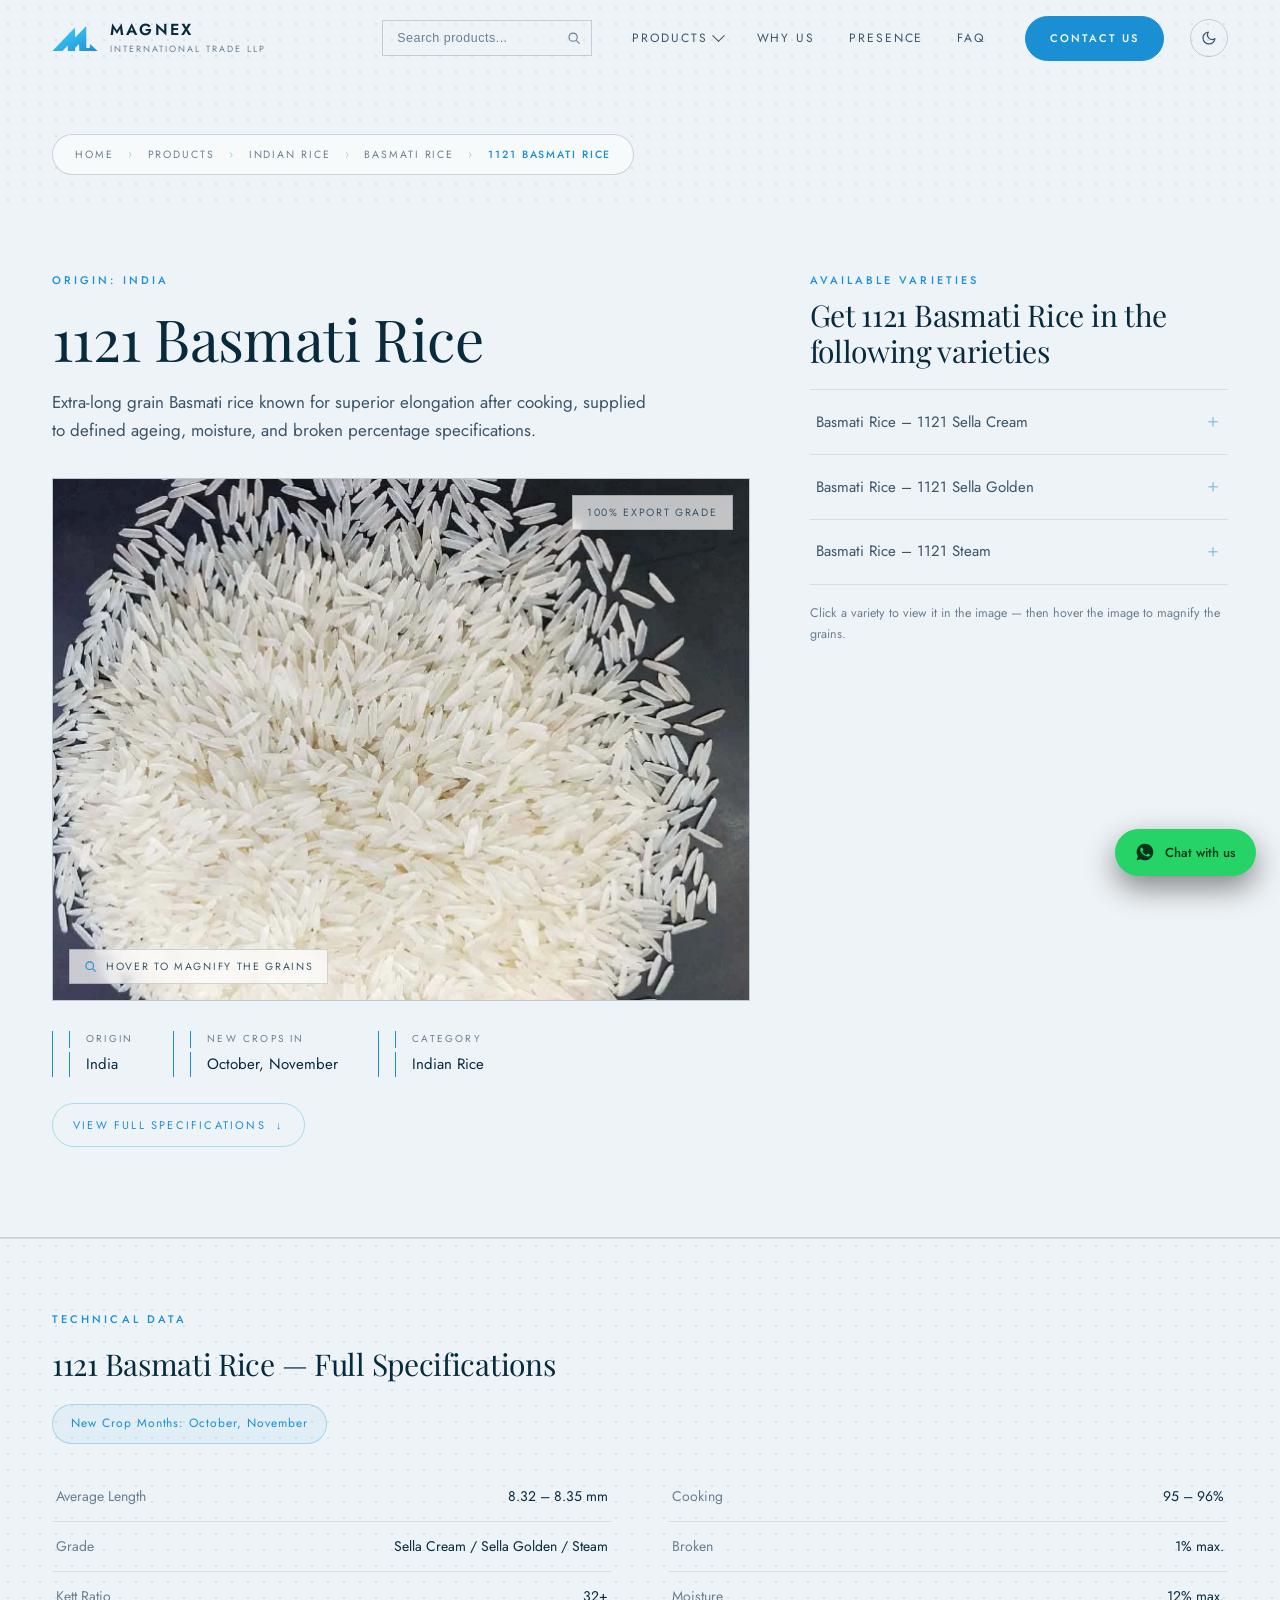
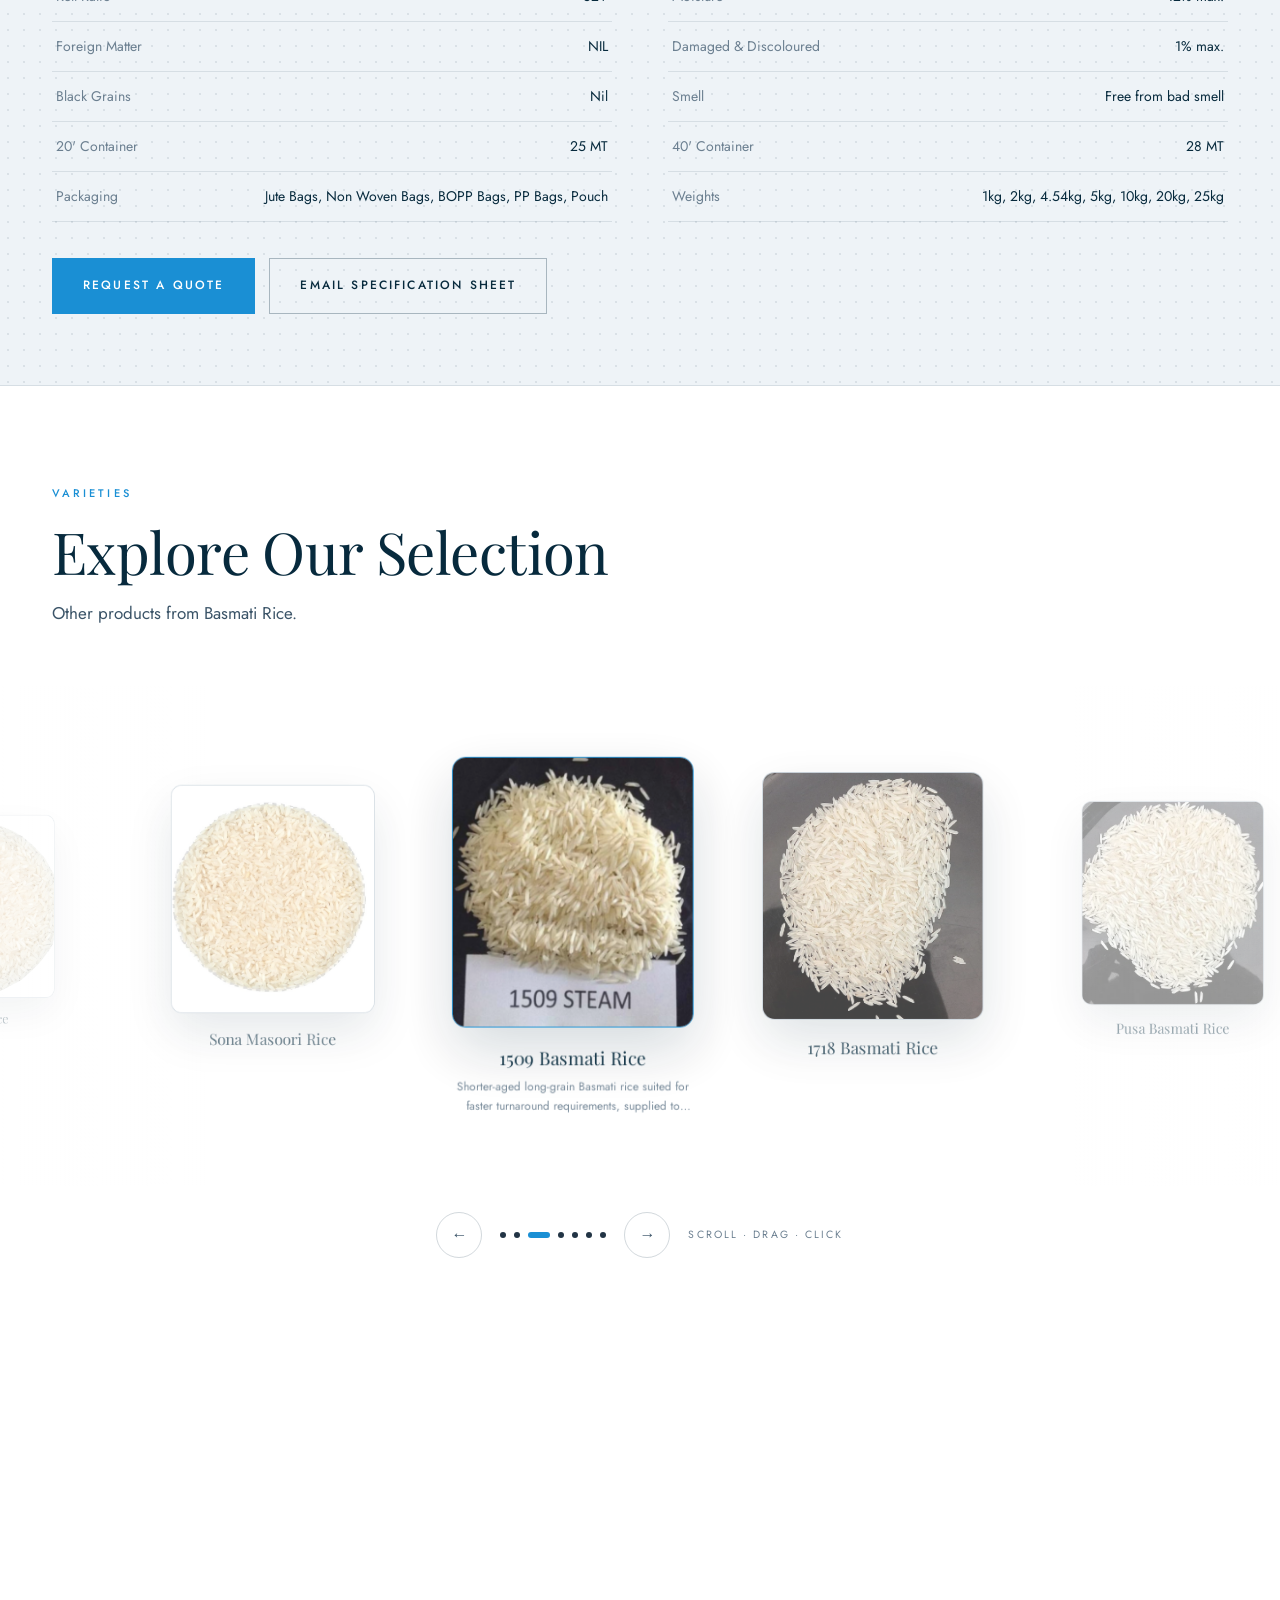
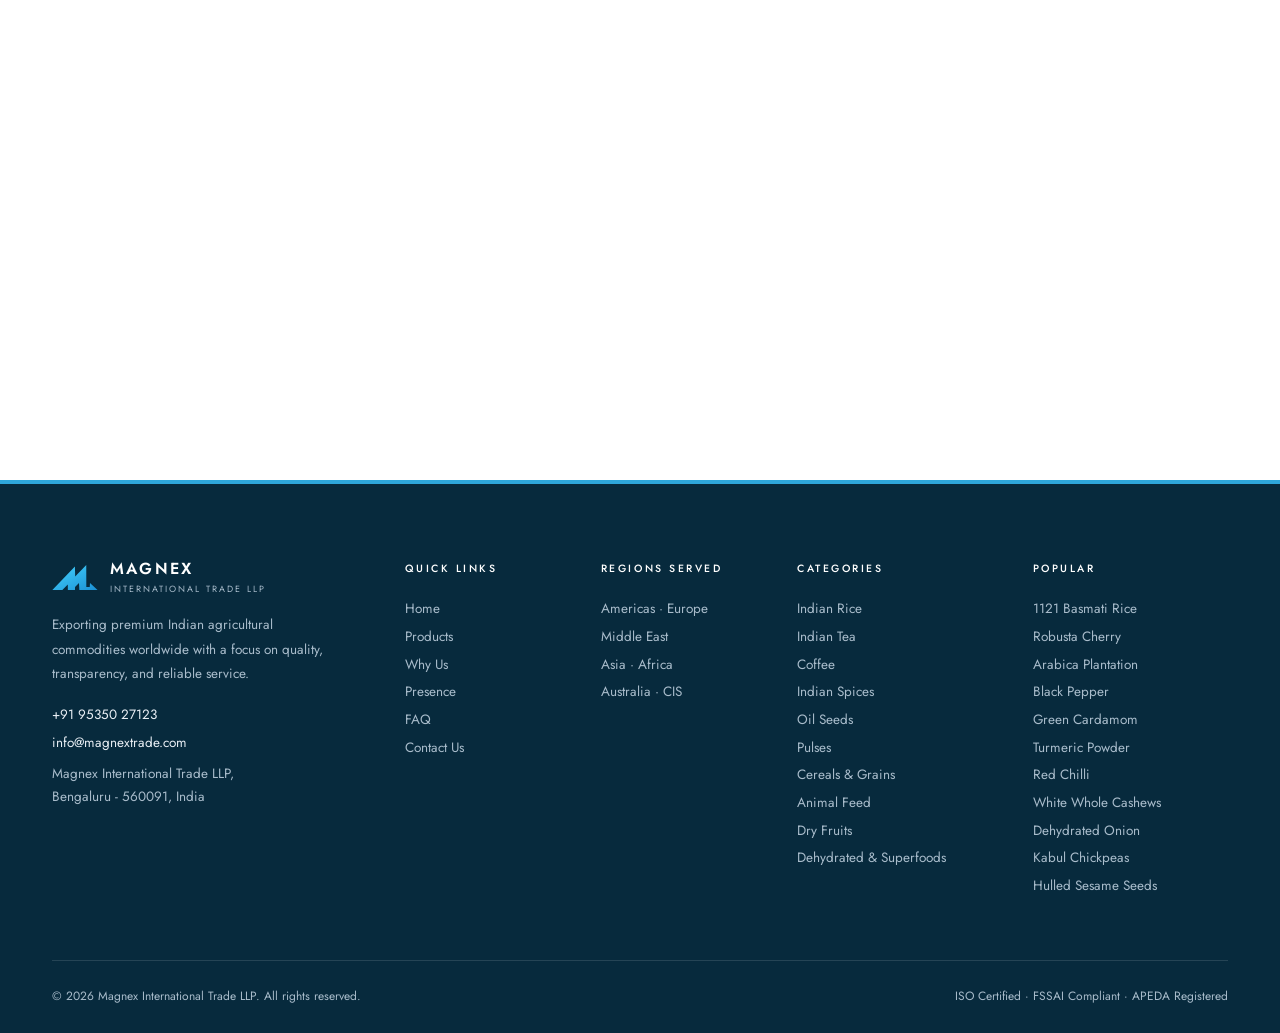
<file: product.html>
<!DOCTYPE html>
<html lang="en">
<head>
<meta charset="UTF-8">
<script>(function(){var q=new URLSearchParams(location.search).get("theme"),t;if(q&&/^(gold|light|dark)$/.test(q)){t=q==="dark"?"gold":q;try{localStorage.setItem("magnex-theme",t)}catch(e){}}else{try{t=localStorage.getItem("magnex-theme")}catch(e){}}if(t==="dark")t="gold";document.documentElement.dataset.theme=(t==="gold"||t==="light")?t:"light"})();</script>
<meta name="viewport" content="width=device-width, initial-scale=1.0">
<title>Product — Magnex International Trade</title>
<link rel="preconnect" href="https://fonts.googleapis.com">
<link rel="preconnect" href="https://fonts.gstatic.com" crossorigin>
<link href="https://fonts.googleapis.com/css2?family=Playfair+Display:ital,wght@0,400;0,500;1,400&family=Jost:wght@300;400;500;600&display=swap" rel="stylesheet">
<link rel="stylesheet" href="assets/css/style.css?v=30">
<link rel="icon" href="data:image/svg+xml,<svg xmlns='http://www.w3.org/2000/svg' viewBox='0 0 100 100'><rect width='100' height='100' rx='18' fill='%23072a3d'/><g transform='translate(10 22) scale(.8)'><path d='M99.9 55.2 L82.6 38.9 L82.1 47.9 L74.6 47.8 L74.5 0.0 L50.4 25.0 L49.8 3.0 L0.0 55.2 L21.6 55.3 L34.3 42.3 L34.5 55.3 L49.9 55.3 L50.1 48.1 L58.7 39.0 L59.5 55.4 Z' fill='%232ea7db'/></g></svg>">
</head>
<body>

<section class="phead" style="border-bottom:0">
  <div class="wrap">
    <nav class="crumb" id="crumb"></nav>
  </div>
</section>

<section style="background:var(--bg-2);border-bottom:1px solid var(--line)">
  <div class="wrap">
    <div class="pdetail" style="padding-bottom:90px">

      <!-- LEFT: viewer + varieties -->
      <div>
        <p class="eyebrow" id="pdOrigin"></p>
        <h1 class="h-section" id="pdName"></h1>
        <p class="lede" id="pdShort" style="margin:18px 0 34px"></p>

        <div class="viewer rv">
          <div class="viewer__frame" id="magFrame">
            <canvas class="viewer__main"></canvas>
            <div class="viewer__lens"><canvas></canvas></div>
            <div class="viewer__tag" id="pdGrainTag"></div>
            <div class="viewer__hint">
              <svg viewBox="0 0 24 24"><circle cx="10.5" cy="10.5" r="7"/><path d="M16 16l5.5 5.5"/></svg>
              Hover to magnify the grains
            </div>
          </div>
        </div>

        <div class="pd__meta">
          <div><div class="k">Origin</div><div class="v" id="mOrigin"></div></div>
          <div><div class="k">New Crops In</div><div class="v" id="mCrop"></div></div>
          <div><div class="k">Category</div><div class="v" id="mCat"></div></div>
        </div>

        <a class="spec-jump" href="#specWrap" id="specJump">View Full Specifications <span class="spec-jump__arw">↓</span></a>

      </div>

      <!-- RIGHT: varieties with hover image reveal -->
      <div class="varside rv">
        <p class="eyebrow" style="margin-bottom:8px">Available Varieties</p>
        <h2 class="h-sub" id="varTitle"></h2>
        <ul class="vars__list" id="varList"></ul>
        <p class="vars__hint">Click a variety to view it in the image — then hover the image to magnify the grains.</p>
      </div>
    </div>
  </div>
</section>

<!-- ============ SPECIFICATIONS — full width ============ -->
<section class="section--tight section section--alt" id="specSection">
  <div class="wrap">
    <p class="eyebrow rv">Technical Data</p>
    <h2 class="h-sub rv" id="specTitle">Full Specifications</h2>
    <div class="spec2 rv">
      <div class="spec2__crop" id="specCrop"></div>
      <div class="spec2__grid" id="specBody"></div>
      <div class="spec2__cta">
        <a class="btn btn--solid" href="contact.html" id="quoteBtn">Request a Quote</a>
        <a class="btn btn--ghost" href="#" id="mailBtn">Email Specification Sheet</a>
      </div>
    </div>
  </div>
</section>

<!-- related ring — pins while scroll rotates it -->
<section class="ringscroll" id="relSection">
  <div class="ringscroll__sticky">
    <div class="wrap">
      <p class="eyebrow">Varieties</p>
      <h2 class="h-section">Explore Our Selection</h2>
      <p class="lede" style="margin-top:16px" id="relLede"></p>
    </div>
    <div class="ring" id="relRing"></div>
  </div>
</section>

<script src="assets/js/data.js?v=17"></script>
<script src="assets/js/textures.js?v=8"></script>
<script src="assets/js/widgets.js?v=9"></script>
<script>
function pageInit() {
  const p = findProduct(qp("id")) || findProduct("basmati-1121");
  const group = findGroup(p.catId, p.groupId);

  document.title = `${p.name} — Magnex International Trade`;
  document.getElementById("crumb").innerHTML =
    `<a href="index.html">Home</a><i>›</i><a href="products.html">Products</a><i>›</i>` +
    `<a href="category.html?cat=${p.catId}">${p.catName}</a><i>›</i>` +
    `<a href="category.html?cat=${p.catId}&group=${p.groupId}">${p.groupName}</a><i>›</i><b>${p.name}</b>`;

  document.getElementById("pdOrigin").textContent = "Origin: " + p.origin;
  document.getElementById("pdName").textContent = p.name;
  document.getElementById("pdShort").textContent = p.short;
  document.getElementById("pdGrainTag").textContent = "100% export grade";
  document.getElementById("mOrigin").textContent = p.origin;
  document.getElementById("mCrop").textContent = p.crop;
  document.getElementById("mCat").textContent = p.catName;

  // magnifier — real photo when available, procedural texture otherwise
  const mag = buildMagnifier(document.getElementById("magFrame"), p.texture, p.id, 2.8, p.photo || null);

  // varieties — click a name to load its photo into the main viewer
  const vars = (p.varieties || []).map(v => ({ name: v.name || v, photo: v.photo || null }));
  document.getElementById("varTitle").textContent = `Get ${p.name} in the following varieties`;
  document.getElementById("varList").innerHTML = vars.map((v, i) => `
    <li data-i="${i}"><a href="#" role="button">
      <span class="vars__n">${v.name}</span>
      <span class="vars__plus">＋</span>
    </a></li>`).join("");

  const grainTag = document.getElementById("pdGrainTag");
  function showVariety(i) {
    const v = vars[i];
    mag.setPhoto(v.photo || p.photo || null) ;
    grainTag.textContent = v.name.replace(/^.*?–\s*/, "");   // short label in the viewer corner
    document.querySelectorAll("#varList li").forEach((li, j) =>
      li.classList.toggle("is-active", j === i));
    document.getElementById("magFrame").scrollIntoView({ behavior: "smooth", block: "nearest" });
  }
  document.querySelectorAll("#varList li a").forEach((a, i) =>
    a.addEventListener("click", e => { e.preventDefault(); showVariety(i); }));

  // specifications section
  document.getElementById("specTitle").textContent = `${p.name} — Full Specifications`;
  document.getElementById("specCrop").textContent = "New Crop Months: " + p.crop;
  document.getElementById("specBody").innerHTML = p.specs.map(([k, v]) =>
    `<div class="spec2__row"><span class="k">${k}</span><span class="v">${v}</span></div>`).join("");
  // quote button opens the contact form with this product pre-filled
  document.getElementById("quoteBtn").href = `contact.html?enquiry=${encodeURIComponent(p.name)}`;
  const subject = encodeURIComponent(`Specification request — ${p.name}`);
  document.getElementById("mailBtn").href = `mailto:${SITE.email}?subject=${subject}`;

  // jump arrow → scroll to the specifications section
  document.getElementById("specJump").addEventListener("click", e => {
    e.preventDefault();
    document.getElementById("specSection").scrollIntoView({ behavior: "smooth", block: "start" });
  });

  // related products ring — others in the same group first, then same category
  let rel = group.products.filter(x => x.id !== p.id)
    .map(x => ({ ...x, catId: p.catId, catName: p.catName, groupId: p.groupId, groupName: p.groupName }));
  if (rel.length < 4) {
    const extra = allProducts().filter(x => x.catId === p.catId && x.id !== p.id && !rel.some(r => r.id === x.id));
    rel = rel.concat(extra);
  }
  if (rel.length < 4) {
    const extra = allProducts().filter(x => x.id !== p.id && !rel.some(r => r.id === x.id)).slice(0, 8 - rel.length);
    rel = rel.concat(extra);
  }
  document.getElementById("relLede").textContent = `Other products from ${p.groupName}.`;
  buildScrollRing(document.getElementById("relSection"), document.getElementById("relRing"), rel.slice(0, 10));
}
</script>
<script src="assets/js/main.js?v=18"></script>
</body>
</html>
</file>
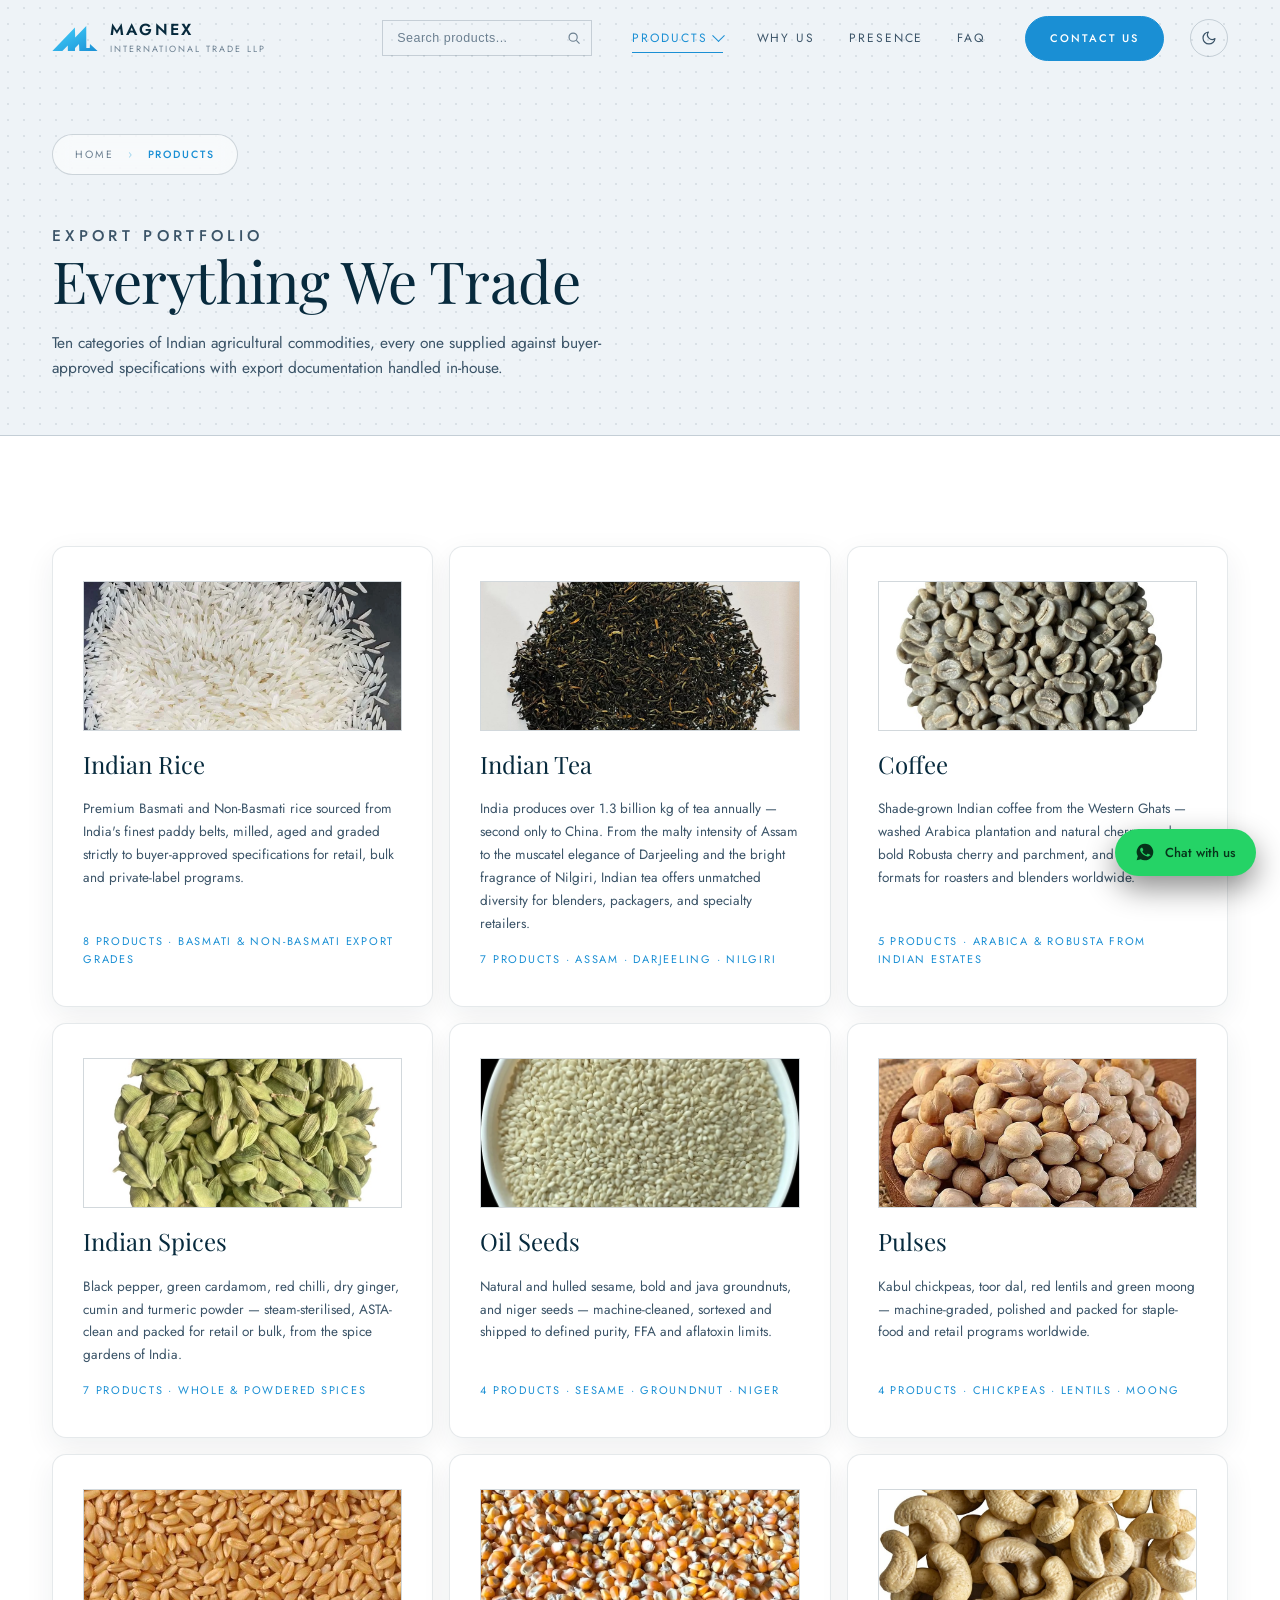
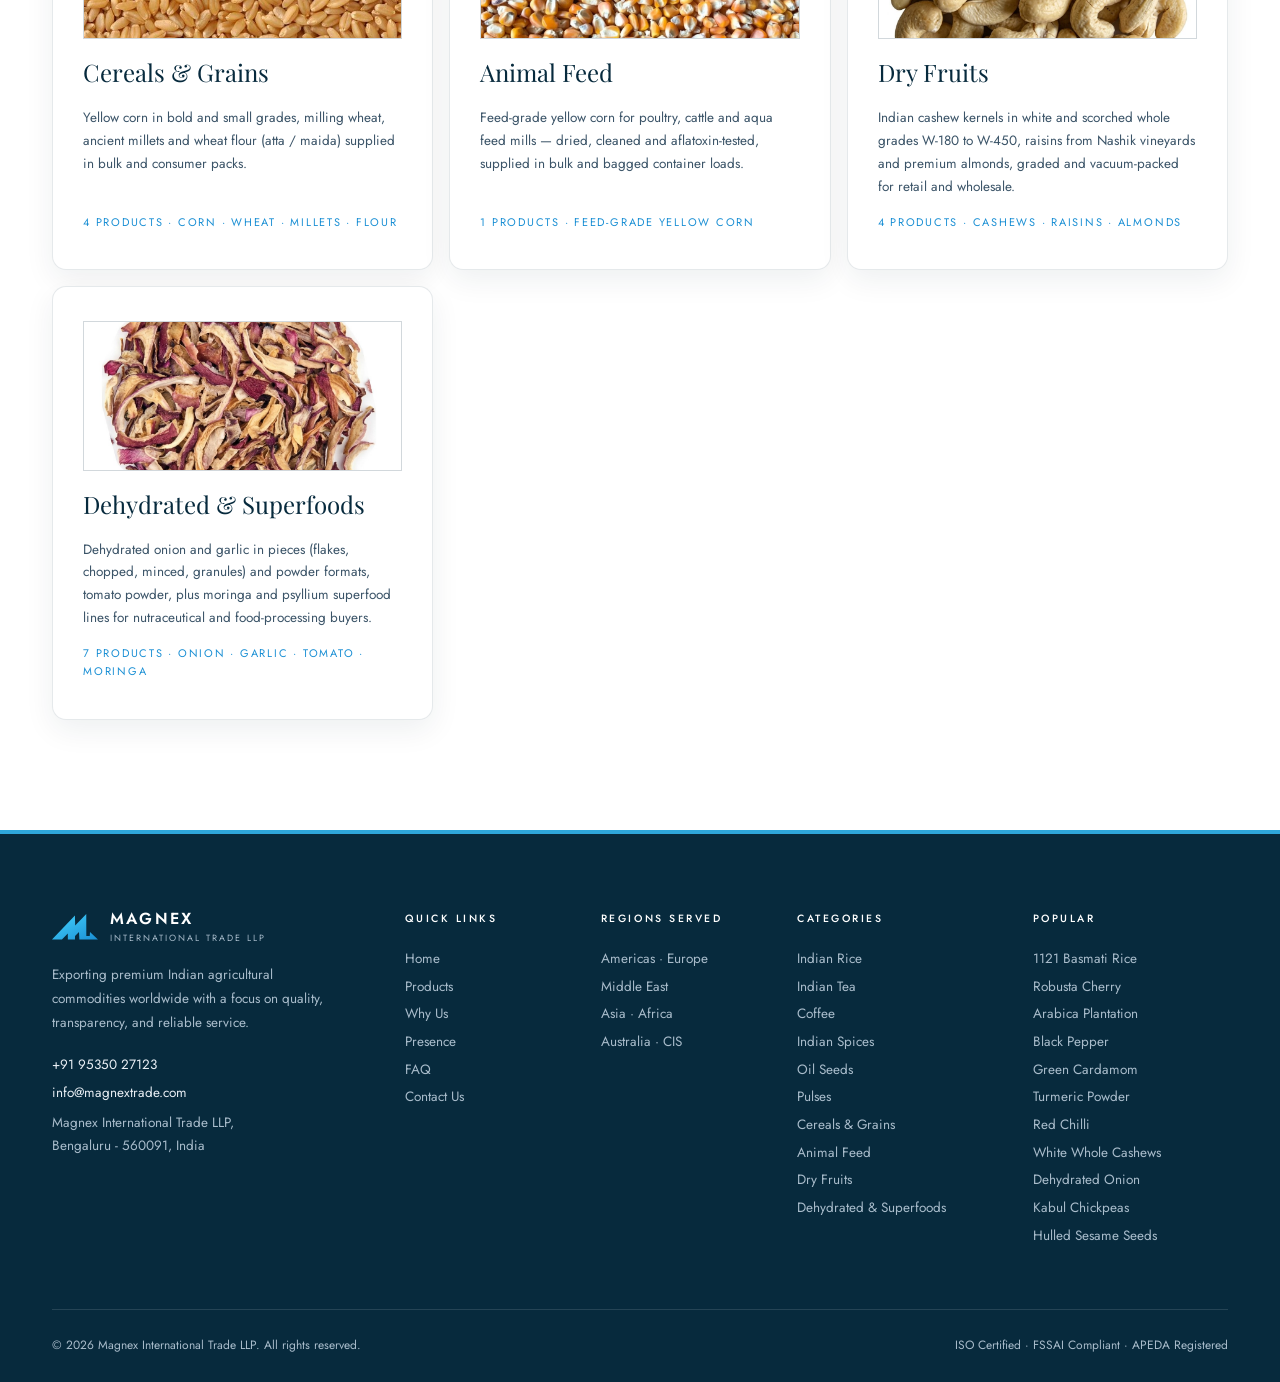
<file: products.html>
<!DOCTYPE html>
<html lang="en">
<head>
<meta charset="UTF-8">
<script>(function(){var q=new URLSearchParams(location.search).get("theme"),t;if(q&&/^(gold|light|dark)$/.test(q)){t=q==="dark"?"gold":q;try{localStorage.setItem("magnex-theme",t)}catch(e){}}else{try{t=localStorage.getItem("magnex-theme")}catch(e){}}if(t==="dark")t="gold";document.documentElement.dataset.theme=(t==="gold"||t==="light")?t:"light"})();</script>
<meta name="viewport" content="width=device-width, initial-scale=1.0">
<title>Products — Magnex International Trade</title>
<link rel="preconnect" href="https://fonts.googleapis.com">
<link rel="preconnect" href="https://fonts.gstatic.com" crossorigin>
<link href="https://fonts.googleapis.com/css2?family=Playfair+Display:ital,wght@0,400;0,500;1,400&family=Jost:wght@300;400;500;600&display=swap" rel="stylesheet">
<link rel="stylesheet" href="assets/css/style.css?v=30">
<link rel="icon" href="data:image/svg+xml,<svg xmlns='http://www.w3.org/2000/svg' viewBox='0 0 100 100'><rect width='100' height='100' rx='18' fill='%23072a3d'/><g transform='translate(10 22) scale(.8)'><path d='M99.9 55.2 L82.6 38.9 L82.1 47.9 L74.6 47.8 L74.5 0.0 L50.4 25.0 L49.8 3.0 L0.0 55.2 L21.6 55.3 L34.3 42.3 L34.5 55.3 L49.9 55.3 L50.1 48.1 L58.7 39.0 L59.5 55.4 Z' fill='%232ea7db'/></g></svg>">
</head>
<body>

<section class="phead">
  <div class="wrap">
    <nav class="crumb"><a href="index.html">Home</a><i>›</i><b>Products</b></nav>
    <div class="phead__body">
      <div>
        <p class="eyebrow">Export Portfolio</p>
        <h1 class="h-section">Everything We Trade</h1>
        <p>Ten categories of Indian agricultural commodities, every one supplied against buyer-approved specifications with export documentation handled in-house.</p>
      </div>
    </div>
  </div>
</section>

<section class="section">
  <div class="wrap">
    <div class="catgrid" id="catGrid"></div>
  </div>
</section>

<script src="assets/js/data.js?v=17"></script>
<script src="assets/js/textures.js?v=8"></script>
<script src="assets/js/widgets.js?v=9"></script>
<script>
function pageInit() {
  document.getElementById("catGrid").innerHTML = Object.entries(CATALOG).map(([cid, c]) => {
    const count = c.groups.reduce((a, g) => a + g.products.length, 0);
    return `
    <a class="catcard rv" href="category.html?cat=${cid}">
      <div class="catcard__sw">${c.photo ? `<img src="${c.photo}" alt="${c.name}" loading="lazy">` : `<canvas data-tex="${c.texture}" data-seed="idx-${cid}"></canvas>`}</div>
      <div class="catcard__t">${c.name}</div>
      <div class="catcard__d">${c.desc}</div>
      <div class="catcard__c">${count} products · ${c.tagline}</div>
    </a>`;
  }).join("");
}
</script>
<script src="assets/js/main.js?v=18"></script>
</body>
</html>
</file>
<file: assets/css/style.css>
/* =========================================================
   MAGNEX INTERNATIONAL TRADE — core stylesheet
   Dark / gold editorial theme
   ========================================================= */

:root {
  --bg:        #060d14;
  --bg-2:      #0a1520;
  --bg-3:      #0f1d2a;
  --panel:     #11202e;
  --line:      rgba(255, 255, 255, .09);
  --line-soft: rgba(255, 255, 255, .05);

  --gold:      #2ea7db;
  --gold-lite: #5fc9f5;
  --gold-deep: #1a7fc0;
  --blue:      #2f80ed;

  --text:      #e8eef4;
  --text-2:    #b3c0cc;
  --muted:     #7f8f9c;

  --serif: "Playfair Display", "Iowan Old Style", Georgia, "Times New Roman", serif;
  --sans: "Jost", "Inter", -apple-system, BlinkMacSystemFont, "Segoe UI", Roboto, Helvetica, Arial, sans-serif;

  --ink: 6,13,20;            /* rgb triplet behind glass panels (nav, menus, hints) */
  --map-land: #1b2a38;
  --map-hover: #24384a;
  color-scheme: dark;
  --nav-h: 78px;
  --maxw: 1240px;
  --ease: cubic-bezier(.22, .61, .36, 1);            /* legacy gentle curve (hover colour, misc) */
  --ease-out: cubic-bezier(.23, 1, .32, 1);          /* strong ease-out: entrances, reveals, UI */
  --ease-in-out: cubic-bezier(.77, 0, .175, 1);      /* strong ease-in-out: on-screen movement */
  --dur-fast: 160ms;                                 /* press feedback */
  --dur: 250ms;                                      /* routine UI state change */
  --dur-reveal: 700ms;                               /* marketing reveal */
}


/* ---------- light theme (business-card palette: white, navy, sky blue) ---------- */
:root[data-theme="light"] {
  --bg:        #ffffff;
  --bg-2:      #f3f6f9;
  --bg-3:      #e8eef3;
  --panel:     #ffffff;
  --line:      rgba(7, 42, 61, .14);
  --line-soft: rgba(7, 42, 61, .08);
  --gold:      #1a8fd4;
  --gold-lite: #2ea7db;
  --gold-deep: #0f6fa8;
  --text:      #072a3d;
  --text-2:    #3b5468;
  --muted:     #6b7f90;
  --ink:       255,255,255;
  --map-land:  #d6dfe7;
  --map-hover: #c4d1dc;
  color-scheme: light;
}
:root[data-theme="light"] ::-webkit-scrollbar-track { background: #eef2f6; }
:root[data-theme="light"] ::-webkit-scrollbar-thumb { background: #c5d0da; border-color: #eef2f6; }
:root[data-theme="light"] .btn--ghost { border-color: rgba(7,42,61,.3); }
:root[data-theme="light"] .pcard__media img, :root[data-theme="light"] .tfcard__media img, :root[data-theme="light"] .catcard__sw img,
:root[data-theme="light"] .lgal__media img { filter: none; }
:root[data-theme="light"] .spec { background: #fff; box-shadow: 0 24px 60px rgba(7,42,61,.12); }
:root[data-theme="light"] .mega, :root[data-theme="light"] .search__out { box-shadow: 0 30px 70px rgba(7,42,61,.18); }
:root[data-theme="light"] .lgal__media { box-shadow: 0 24px 60px rgba(7,42,61,.18); }
:root[data-theme="light"] .cform { box-shadow: 0 20px 50px rgba(7,42,61,.08); }
:root[data-theme="light"] .viewer__hint, :root[data-theme="light"] .viewer__tag { color: var(--text-2); }
/* anything sitting on top of video footage keeps white type in both themes */
.vhero__content, .phead--video .phead__body > div { color: #fff; }
.phead--video .h-section, .phead--video p { color: #fff; }
.phead--video .phead__body > div { background: linear-gradient(135deg, rgba(8,17,26,.78), rgba(8,17,26,.55)); }
.vhero__side, .vhero__mid { color: #fff; }

/* ---------- light theme: give surfaces weight (card motif: dotted grid, white cards, navy band) ---------- */
:root[data-theme="light"] { --line: rgba(7, 42, 61, .18); --line-soft: rgba(7, 42, 61, .1); --bg-2: #eef3f7; --bg-3: #e3eaf1; }
:root[data-theme="light"] .section--alt, :root[data-theme="light"] .phead, :root[data-theme="light"] .strip {
  background-color: var(--bg-2);
  background-image: radial-gradient(rgba(7,42,61,.09) 1px, transparent 1.2px);
  background-size: 16px 16px;
}
:root[data-theme="light"] .section--alt { box-shadow: inset 0 1px 0 var(--line-soft), inset 0 -1px 0 var(--line-soft); }
/* cards lift off the page */
:root[data-theme="light"] .why { gap: 16px; background: none; }
:root[data-theme="light"] .why__c { background: #fff; border: 1px solid var(--line-soft); border-radius: 14px; box-shadow: 0 10px 30px rgba(7,42,61,.07); }
:root[data-theme="light"] .why__c:hover { background: #fff; box-shadow: 0 18px 44px rgba(7,42,61,.13); transform: translateY(-3px); }
:root[data-theme="light"] .why__c { transition: box-shadow .35s var(--ease-out), transform .35s var(--ease-out), opacity var(--dur-reveal) var(--ease-out) var(--rv-delay), translate 0s; }
:root[data-theme="light"] .why__n { color: var(--gold); }
:root[data-theme="light"] .why__t { color: var(--text); font-weight: 500; }
:root[data-theme="light"] .pgrid, :root[data-theme="light"] .catgrid, :root[data-theme="light"] .regions { gap: 16px; background: none; border: 0; }
:root[data-theme="light"] .pcard, :root[data-theme="light"] .catcard, :root[data-theme="light"] .region {
  background: #fff; border: 1px solid var(--line-soft); border-radius: 14px; overflow: hidden; box-shadow: 0 10px 30px rgba(7,42,61,.07);
  transition: box-shadow .35s var(--ease-out), transform .35s var(--ease-out), background .4s;
}
:root[data-theme="light"] .pcard:hover, :root[data-theme="light"] .catcard:hover, :root[data-theme="light"] .region:hover { background: #fff; box-shadow: 0 18px 44px rgba(7,42,61,.14); transform: translateY(-3px); }
:root[data-theme="light"] .catcard::before { display: none; }
:root[data-theme="light"] .pcard__t, :root[data-theme="light"] .catcard__t, :root[data-theme="light"] .region__t { color: var(--text); }
:root[data-theme="light"] .pcard__media img { filter: none; }
:root[data-theme="light"] .tfcard { background: #fff; }
:root[data-theme="light"] .tfcard:hover { background: var(--bg-2); }
:root[data-theme="light"] .tradefeed__cta { background: linear-gradient(135deg, rgba(46,167,219,.18), rgba(46,167,219,.04) 60%), #fff; }
/* numbers & stats read as the hero fact they are */
:root[data-theme="light"] .stat { border-top: 2px solid var(--gold); }
:root[data-theme="light"] .stat__v { color: var(--text); }
:root[data-theme="light"] .stat__l { color: var(--text-2); }
:root[data-theme="light"] .tab.is-on { background: linear-gradient(180deg, rgba(46,167,219,.14), transparent); }
:root[data-theme="light"] .faq__list { border-top-color: var(--line); }
:root[data-theme="light"] .faq__item { border-bottom-color: var(--line); }
:root[data-theme="light"] .faq__q { color: var(--text); }
:root[data-theme="light"] .faq__a p, :root[data-theme="light"] .presence__note, :root[data-theme="light"] .region__d, :root[data-theme="light"] .pcard__d,
:root[data-theme="light"] .why__d, :root[data-theme="light"] .catcard__d { color: var(--text-2); }
/* world map sits in a framed panel */
:root[data-theme="light"] .wmap__svg { background: #fff; border: 1px solid var(--line-soft); border-radius: 14px; padding: 24px; box-shadow: 0 10px 30px rgba(7,42,61,.07); }
:root[data-theme="light"] .wmap__svg path, :root[data-theme="light"] .wmap__svg polygon { stroke: #fff; }
/* contact */
:root[data-theme="light"] .cform { border-radius: 14px; }
:root[data-theme="light"] .field input, :root[data-theme="light"] .field select, :root[data-theme="light"] .field textarea { background: #f7f9fb; }
/* navy footer band, like the card */
:root[data-theme="light"] .foot { background: #072a3d; border-top: 4px solid var(--gold-lite); color: #d7e3ec; }
:root[data-theme="light"] .foot .brand__name { color: #fff; }
:root[data-theme="light"] .foot .brand__sub, :root[data-theme="light"] .foot p, :root[data-theme="light"] .foot li a,
:root[data-theme="light"] .foot__bottom, :root[data-theme="light"] .foot__contact span { color: #a9bccb !important; }
:root[data-theme="light"] .foot h5 { color: #fff; }
:root[data-theme="light"] .foot__tag, :root[data-theme="light"] .foot li a:hover, :root[data-theme="light"] .foot__contact a:hover { color: var(--gold-lite); }
:root[data-theme="light"] .foot__contact a { color: #e8eef4; }
:root[data-theme="light"] .foot__bottom { border-top-color: rgba(255,255,255,.12); }
/* nav gets a crisp edge when stuck */
:root[data-theme="light"] .nav.is-stuck { box-shadow: 0 6px 24px rgba(7,42,61,.08); }

/* trade routes on the presence map */
.wmap__svg .lanes path.lane { fill: none; stroke: var(--gold); stroke-width: .8; stroke-dasharray: 2.5 3.5; opacity: .7; animation: lane-flow 1.4s linear infinite, lane-in .8s var(--ease-out) both; animation-delay: 0s, calc(var(--i, 0) * 90ms + .5s); }
@keyframes lane-flow { to { stroke-dashoffset: -6; } }
@keyframes lane-in { from { opacity: 0; } }
.wmap__svg .lane__dot { fill: var(--gold-lite); }
.wmap__svg .port { fill: var(--gold-lite); }
.wmap__svg .port--pulse { fill: none; stroke: var(--gold-lite); stroke-width: 1; transform-box: fill-box; transform-origin: center; animation: port-pulse 2.4s var(--ease-out) infinite; }
@keyframes port-pulse { from { transform: scale(1); opacity: .9; } to { transform: scale(4); opacity: 0; } }

/* voyage band: ship crossing an ocean between sections */
.voyage { position: relative; height: 120px; overflow: hidden; background: linear-gradient(180deg, var(--bg) 0%, var(--bg-2) 100%); border-block: 1px solid var(--line-soft); }
.voyage__sky { position: absolute; inset: 0; width: 100%; height: 100%; display: block; overflow: hidden; }
.voyage__sea use { fill: url(#vsea); }
.voyage__sea--back { opacity: .35; transform: translate(0, 56px); animation: sea-drift 9s linear infinite; }
.voyage__sea--front { opacity: .85; transform: translate(0, 70px); animation: sea-drift 6s linear infinite reverse; }
@keyframes sea-drift { from { transform: translate(0, var(--sy, 100px)); } to { transform: translate(-1200px, var(--sy, 100px)); } }
.voyage__sea--back { --sy: 56px; } .voyage__sea--front { --sy: 70px; }
.voyage.is-offscreen .voyage__sea { animation-play-state: paused; }
@media (prefers-reduced-motion: reduce) {
  .voyage__sea { animation: none; }
  .wmap__svg .lanes path.lane, .wmap__svg .port--pulse { animation: none; }
}

/* ---------- gold theme: the original gold-on-black editorial look ---------- */
:root[data-theme="gold"] {
  --bg:        #0a0a0b;
  --bg-2:      #101012;
  --bg-3:      #151517;
  --panel:     #17171a;
  --line:      rgba(255, 255, 255, .09);
  --line-soft: rgba(255, 255, 255, .05);
  --gold:      #c9a86a;
  --gold-lite: #ddc396;
  --gold-deep: #a8874a;
  --text:      #eae6de;
  --text-2:    #b6b0a6;
  --muted:     #85807a;
  --ink:       10,10,11;
  --map-land:  #26262b;
  --map-hover: #303036;
  color-scheme: dark;
}
:root[data-theme="gold"] .btn--solid { color: #14120d; }
:root[data-theme="gold"] ::selection { color: #111; }
:root[data-theme="gold"] .brand__mark path { fill: var(--gold); }
:root[data-theme="gold"] .voyage__sea use { fill: var(--gold); }
:root[data-theme="gold"] .ship__hull { fill: var(--gold-deep); }

/* theme switcher (three options) */
.theme-sw { display: flex; border: 1px solid var(--line); border-radius: 40px; padding: 3px; gap: 2px; flex-shrink: 0; }
.theme-sw button { width: 26px; height: 26px; border-radius: 50%; display: grid; place-items: center; opacity: .55; transition: opacity .25s, transform var(--dur-fast) var(--ease-out); }
.theme-sw button:hover { opacity: 1; }
.theme-sw button:active { transform: scale(.92); }
.theme-sw button.is-on { opacity: 1; box-shadow: 0 0 0 1.5px var(--gold); }
.theme-sw i { display: block; width: 14px; height: 14px; border-radius: 50%; border: 1px solid rgba(255,255,255,.25); }
.theme-sw .sw-gold i { background: linear-gradient(135deg, #c9a86a 50%, #0a0a0b 50%); }
.theme-sw .sw-dark i { background: linear-gradient(135deg, #2ea7db 50%, #060d14 50%); }
.theme-sw .sw-light i { background: linear-gradient(135deg, #1a8fd4 50%, #ffffff 50%); border-color: rgba(0,0,0,.2); }
@media (max-width: 940px) { .theme-sw { margin-left: auto; } }

/* theme toggle */
.theme-btn {
  width: 38px; height: 38px; border-radius: 50%; display: grid; place-items: center; flex-shrink: 0;
  border: 1px solid var(--line); color: var(--text-2);
  transition: color .25s, border-color .25s, transform var(--dur-fast) var(--ease-out);
}
.theme-btn:hover { color: var(--gold); border-color: var(--gold); }
.theme-btn:active { transform: scale(.94); }
.theme-btn svg { width: 16px; height: 16px; stroke: currentColor; fill: none; stroke-width: 1.8; stroke-linecap: round; stroke-linejoin: round; }
.theme-btn .ico-sun { display: none; }
:root[data-theme="gold"] .theme-btn .ico-sun { display: block; }
:root[data-theme="gold"] .theme-btn .ico-moon { display: none; }

/* cross-document page transition (Chrome / Safari); other browsers just navigate */
@view-transition { navigation: auto; }
::view-transition-old(root) { animation: 180ms var(--ease-out) both vt-out; }
::view-transition-new(root) { animation: 260ms var(--ease-out) both vt-in; }
@keyframes vt-out { to { opacity: 0; } }
@keyframes vt-in  { from { opacity: 0; } }
/* fallback page enter: content is visible without JS, fades on load */
body { animation: page-in 360ms var(--ease-out) both; }
@keyframes page-in { from { opacity: 0; } }

* , *::before, *::after { box-sizing: border-box; }

html { scroll-behavior: smooth; overflow-x: hidden; }

body {
  margin: 0; width: 100%; max-width: 100vw;
  background: var(--bg);
  color: var(--text);
  font-family: var(--sans);
  font-size: 16px;
  line-height: 1.65;
  -webkit-font-smoothing: antialiased;
  overflow-x: hidden;
}

img { max-width: 100%; display: block; }
a { color: inherit; text-decoration: none; }
button { font: inherit; color: inherit; background: none; border: 0; cursor: pointer; }

::selection { background: var(--gold); color: #fff; }

/* ---------- scrollbar ---------- */
::-webkit-scrollbar { width: 10px; height: 10px; }
::-webkit-scrollbar-track { background: var(--bg); }
::-webkit-scrollbar-thumb { background: #1d2d3c; border-radius: 20px; border: 2px solid var(--bg); }
::-webkit-scrollbar-thumb:hover { background: #2a3f52; }

/* ---------- shared layout ---------- */
.wrap { width: 100%; max-width: var(--maxw); margin: 0 auto; padding: 0 32px; }
.section { padding: 110px 0; position: relative; }
.section--tight { padding: 72px 0; }
.section--alt { background: var(--bg-2); }

.eyebrow {
  font-size: 11px;
  letter-spacing: .28em;
  text-transform: uppercase;
  color: var(--gold);
  margin: 0 0 18px;
  font-weight: 500;
}

h1, h2, h3, h4 { font-family: var(--serif); font-weight: 400; margin: 0; letter-spacing: -.01em; }

.h-display { font-size: clamp(42px, 6.2vw, 82px); line-height: 1.04; }
.h-section  { font-size: clamp(34px, 4.6vw, 58px); line-height: 1.08; }
.h-sub      { font-size: clamp(22px, 2.4vw, 30px); line-height: 1.2; }

.lede { color: var(--text-2); font-size: 17px; max-width: 60ch; }

.gold { color: var(--gold); }
.italic-gold { font-style: italic; color: var(--gold-lite); }

.rule { width: 54px; height: 1px; background: var(--gold); border: 0; margin: 0 0 30px; }

/* ---------- buttons ---------- */
.btn {
  display: inline-flex; align-items: center; justify-content: center; gap: 10px;
  padding: 17px 30px;
  font-size: 12px; letter-spacing: .18em; text-transform: uppercase; font-weight: 500;
  border: 1px solid var(--gold);
  transition: background-color .3s var(--ease), border-color .3s var(--ease), color .3s var(--ease), transform var(--dur-fast) var(--ease-out);
  white-space: nowrap;
}
.btn:active { transform: scale(.97); }
.btn--solid { background: var(--gold); color: #fff; }
.btn--solid:hover { background: var(--gold-lite); border-color: var(--gold-lite); }
.btn--ghost { color: var(--text); border-color: rgba(255,255,255,.22); }
.btn--ghost:hover { border-color: var(--gold); color: var(--gold); }
.btn--sm { padding: 12px 22px; font-size: 11px; }

/* =========================================================
   NAVIGATION
   ========================================================= */
.nav {
  position: fixed; inset: 0 0 auto 0; z-index: 200;
  height: var(--nav-h);
  display: flex; align-items: center;
  transition: background .4s var(--ease), height .4s var(--ease), border-color .4s;
  border-bottom: 1px solid transparent;
}
.nav.is-stuck {
  height: 66px;
  background: rgba(var(--ink), .88);
  backdrop-filter: blur(14px);
  -webkit-backdrop-filter: blur(14px);
  border-bottom-color: var(--line);
}
.nav__inner { width: 100%; max-width: var(--maxw); margin: 0 auto; padding: 0 32px; display: flex; align-items: center; gap: 26px; }

.brand { display: flex; align-items: center; gap: 12px; flex-shrink: 0; }
.brand__mark { width: 46px; height: auto; flex-shrink: 0; }
.brand__txt { line-height: 1.1; }
.brand__name { font-size: 16px; letter-spacing: .14em; font-weight: 600; }
.brand__sub { font-size: 9px; letter-spacing: .22em; color: var(--muted); text-transform: uppercase; }

.nav__spacer { flex: 1; }

.nav__links { display: flex; align-items: center; gap: 6px; }
.nav__link {
  position: relative; padding: 10px 14px;
  font-size: 12px; letter-spacing: .16em; text-transform: uppercase; color: var(--text-2);
  display: flex; align-items: center; gap: 6px;
  transition: color .25s;
}
.nav__link::after {
  content: ""; position: absolute; left: 14px; right: 14px; bottom: 5px; height: 1px;
  background: var(--gold); transform: scaleX(0); transform-origin: left;
  transition: transform var(--dur) var(--ease-out);
}
.nav__link:hover::after, .nav__link.is-active::after { transform: scaleX(1); }
.nav__link:hover, .nav__link.is-active { color: var(--gold); }
.nav__link .chev { width: 9px; height: 9px; border-right: 1.4px solid currentColor; border-bottom: 1.4px solid currentColor; transform: rotate(45deg) translate(-2px,-2px); transition: transform .3s; }
.nav__item { position: relative; }
.nav__item:hover .chev { transform: rotate(-135deg) translate(-3px,-3px); }

/* mega dropdown */
.mega {
  position: absolute; top: calc(100% + 12px); left: 50%; translate: -50% 0;
  width: min(880px, 88vw);
  background: rgba(var(--ink),.97);
  backdrop-filter: blur(18px);
  border: 1px solid var(--line);
  padding: 26px;
  display: grid; grid-template-columns: repeat(3, 1fr); gap: 4px 26px;
  opacity: 0; visibility: hidden; transform: translateY(-6px) scale(.98);
  transform-origin: top center;
  transition: opacity var(--dur) var(--ease-out), transform var(--dur) var(--ease-out), visibility 0s linear var(--dur);
  box-shadow: 0 30px 70px rgba(0,0,0,.6);
}
.nav__item:hover .mega, .mega:hover { transition-delay: 0s; }
.nav__item:hover .mega, .mega:hover { opacity: 1; visibility: visible; transform: translateY(0); }
.mega--sm { width: min(320px, 88vw); grid-template-columns: 1fr; left: auto; right: 0; translate: 0 0; }
.mega a {
  display: block; padding: 9px 12px; font-size: 13px; color: var(--text-2);
  border-left: 1px solid transparent; transition: color .25s, border-color .25s, background-color .25s;
}
.mega a:hover { color: var(--gold); border-left-color: var(--gold); background: rgba(255,255,255,.03); }
.mega__title { grid-column: 1/-1; font-size: 10px; letter-spacing: .24em; text-transform: uppercase; color: var(--muted); margin-bottom: 10px; }

/* search */
.search { position: relative; width: 210px; flex-shrink: 0; }
.search input {
  width: 100%; padding: 10px 34px 10px 14px;
  background: rgba(255,255,255,.05); border: 1px solid var(--line);
  color: var(--text); font-size: 12.5px; letter-spacing: .04em; outline: none;
  transition: border-color .3s, background-color .3s;
}
.search input::placeholder { color: var(--muted); }
.search input:focus { border-color: var(--gold); background: rgba(255,255,255,.07); }
.search__ico { position: absolute; right: 11px; top: 50%; translate: 0 -50%; width: 14px; height: 14px; stroke: var(--muted); fill: none; stroke-width: 2; pointer-events: none; }
.search__out {
  position: absolute; top: calc(100% + 8px); left: 0; right: 0;
  background: rgba(var(--ink),.98); border: 1px solid var(--line);
  max-height: 340px; overflow-y: auto; display: none; z-index: 30;
  box-shadow: 0 24px 50px rgba(0,0,0,.6);
}
.search__out.is-open { display: block; }
.search__out a { display: block; padding: 11px 14px; font-size: 13px; border-bottom: 1px solid var(--line-soft); }
.search__out a:hover { background: rgba(46,167,219,.1); color: var(--gold); }
.search__out .s-cat { display: block; font-size: 10px; letter-spacing: .14em; text-transform: uppercase; color: var(--muted); margin-top: 2px; }
.search__out .s-empty { padding: 16px; font-size: 13px; color: var(--muted); }

/* burger */
.burger { display: none; width: 26px; height: 18px; position: relative; flex-shrink: 0; }
.burger span { position: absolute; left: 0; right: 0; height: 1.5px; background: var(--text); transition: .3s var(--ease); }
.burger span:nth-child(1) { top: 0; }
.burger span:nth-child(2) { top: 8px; }
.burger span:nth-child(3) { top: 16px; }
.burger.is-open span:nth-child(1) { top: 8px; transform: rotate(45deg); }
.burger.is-open span:nth-child(2) { opacity: 0; }
.burger.is-open span:nth-child(3) { top: 8px; transform: rotate(-45deg); }

/* mobile drawer */
.mnav {
  position: fixed; inset: 0; z-index: 190; background: var(--bg);
  padding: calc(var(--nav-h) + 20px) 32px 40px; overflow-y: auto;
  transform: translateX(100%); visibility: hidden;
  transition: transform .45s var(--ease), visibility 0s linear .45s;
}
.mnav.is-open { transform: translateX(0); visibility: visible; transition-delay: 0s; }
.mnav h4 { font-size: 11px; letter-spacing: .24em; text-transform: uppercase; color: var(--gold); font-family: var(--sans); margin: 28px 0 12px; }
.mnav a { display: block; padding: 11px 0; border-bottom: 1px solid var(--line-soft); font-size: 15px; color: var(--text-2); }

/* =========================================================
   HERO — animated farm canvas
   ========================================================= */
.vhero { padding: calc(var(--nav-h) + 22px) 22px 0; }
.vhero__card {
  position: relative; overflow: hidden; border-radius: 26px;
  max-width: 1400px; margin: 0 auto;
  min-height: min(78vh, 760px);
  display: flex; flex-direction: column; align-items: center; justify-content: flex-start;
  border: 1px solid var(--line);
  background: var(--bg-3);
}
.vhero__video {
  position: absolute; inset: 0; width: 100%; height: 100%; object-fit: cover;
  filter: brightness(.85) saturate(.95);
  animation: hero-settle 1600ms var(--ease-out) both;
}
/* focal entrance — one authored sequence: footage settles, then copy rises in order */
@keyframes hero-settle { from { transform: scale(1.06); opacity: .4; } to { transform: scale(1); opacity: 1; } }
@keyframes rise { from { opacity: 0; transform: translateY(22px); } to { opacity: 1; transform: none; } }
@keyframes unveil { from { clip-path: inset(0 0 100% 0); transform: translateY(14px); } to { clip-path: inset(0 0 -10% 0); transform: none; } }
.vhero__badge, .vhero__line, .vhero__cta { animation: rise var(--dur-reveal) var(--ease-out) both; }
.vhero__badge { animation-delay: 260ms; }
.vhero__line  { animation-delay: 380ms; }
.vhero__big   { animation: unveil 900ms var(--ease-in-out) 520ms both; }
.vhero__cta   { animation-delay: 900ms; }
.vhero__shade {
  position: absolute; inset: 0; pointer-events: none;
  background:
    linear-gradient(180deg, rgba(5,11,18,.78) 0%, rgba(5,11,18,.42) 34%, rgba(5,11,18,.18) 58%, rgba(5,11,18,.62) 100%);
}
.vhero__content {
  position: relative; z-index: 2; text-align: center;
  padding: clamp(44px, 7vh, 84px) 28px 0; width: 100%;
}
.vhero__badge {
  font-size: 10.5px; letter-spacing: .3em; text-transform: uppercase;
  color: var(--gold-lite); margin: 0 0 26px;
}
.vhero__line {
  font-family: var(--serif); font-weight: 400;
  font-size: clamp(26px, 3.6vw, 48px); line-height: 1.22;
  max-width: 21ch; margin: 0 auto;
  color: #f4f0e8; text-shadow: 0 2px 30px rgba(0,0,0,.5);
}
.vhero__line em { font-style: italic; color: var(--gold-lite); }
.vhero__big {
  font-family: var(--serif); font-weight: 500;
  font-size: clamp(54px, 10.2vw, 158px); line-height: .95; letter-spacing: .015em;
  color: var(--gold);
  text-shadow: 0 6px 60px rgba(0,0,0,.65);
  margin-top: clamp(14px, 3vh, 34px);
  -webkit-text-stroke: 1px rgba(255,255,255,.06);
}

.vhero__cta {
  display: flex; gap: 14px; justify-content: center; flex-wrap: wrap;
  margin-top: clamp(26px, 5vh, 48px); padding-bottom: 56px;
}
.vhero__cta .btn--ghost { border-color: rgba(255,255,255,.4); background: rgba(var(--ink),.35); backdrop-filter: blur(6px); }
.vhero__cta .btn--ghost:hover { border-color: var(--gold); }

/* bottom row — overlaid on the video, inside the frame */
.vhero__row {
  position: relative; z-index: 3;
  width: 100%; max-width: 1240px;
  margin: auto auto 0; padding: 26px 22px 24px;
  display: grid; grid-template-columns: 1fr 1.15fr 1fr; gap: 18px;
  align-items: stretch;
}
.vhero__side {
  display: flex; align-items: center; gap: 16px;
  background: rgba(10,21,32,.72); backdrop-filter: blur(14px); -webkit-backdrop-filter: blur(14px);
  border: 1px solid rgba(255,255,255,.12); border-radius: 18px;
  padding: 22px 22px; transition: border-color .35s, transform .35s var(--ease), background .35s;
}
.vhero__side:hover { background: rgba(10,21,32,.85); border-color: var(--gold); }
@media (hover: hover) and (pointer: fine) { .vhero__side:hover { transform: translateY(-4px); } }
.vhero__side-txt { flex: 1; }
.vhero__side-txt h3 { font-size: 15.5px; font-family: var(--sans); font-weight: 500; line-height: 1.45; margin-bottom: 7px; }
.vhero__side-txt p { font-size: 12.5px; color: var(--muted); line-height: 1.65; margin: 0 0 12px; }
.vhero__side-go { font-size: 10.5px; letter-spacing: .18em; text-transform: uppercase; color: var(--gold); display: inline-flex; gap: 6px; align-items: center; }
.vhero__side-thumb {
  width: 84px; height: 84px; border-radius: 50%; overflow: hidden; flex-shrink: 0;
  border: 1px solid var(--line);
}
.vhero__side-thumb canvas { width: 100%; height: 100%; }
.vhero__mid {
  display: flex; flex-direction: column; align-items: center; justify-content: center; gap: 18px;
  text-align: center; padding: 26px 20px;
  background: rgba(10,21,32,.72); backdrop-filter: blur(14px); -webkit-backdrop-filter: blur(14px);
  border: 1px solid rgba(255,255,255,.12); border-radius: 18px;
}
.vhero__mid p {
  font-family: var(--serif); font-size: clamp(19px, 1.9vw, 25px); line-height: 1.4; margin: 0;
}
.vhero__mid-cta { display: flex; gap: 12px; flex-wrap: wrap; justify-content: center; }

/* =========================================================
   MARQUEE STRIP
   ========================================================= */
.strip { border-block: 1px solid var(--line); background: var(--bg-2); overflow: hidden; padding: 20px 0; }
.strip__track { display: flex; gap: 60px; width: max-content; animation: slide 42s linear infinite; }
.strip:hover .strip__track, .is-offscreen .strip__track { animation-play-state: paused; }
.strip span { font-size: 12px; letter-spacing: .24em; text-transform: uppercase; color: var(--muted); display: flex; align-items: center; gap: 60px; white-space: nowrap; }
.strip span::after { content: ""; width: 4px; height: 4px; background: var(--gold); border-radius: 50%; }
@keyframes slide { to { transform: translateX(-50%); } }

/* =========================================================
   TRADE FEED  (What We Trade — flowing strip)
   ========================================================= */
.tradefeed {
  display: grid; grid-template-columns: 300px 1fr; align-items: stretch;
  margin-top: 58px; border-block: 1px solid var(--line);
}
.tradefeed__cta {
  display: flex; flex-direction: column; justify-content: center; gap: 14px;
  padding: 44px 36px; border-right: 1px solid var(--line);
  background: linear-gradient(135deg, rgba(46,167,219,.10), rgba(46,167,219,.02) 60%), var(--bg-2);
  position: relative; z-index: 2; transition: background .4s;
}
.tradefeed__cta:hover { background: linear-gradient(135deg, rgba(46,167,219,.16), rgba(46,167,219,.04) 60%), var(--bg-2); }
.tradefeed__cta-eyebrow { font-size: 10.5px; letter-spacing: .26em; text-transform: uppercase; color: var(--gold); }
.tradefeed__cta-title { font-family: var(--serif); font-size: 34px; line-height: 1.12; }
.tradefeed__cta-count { font-size: 12.5px; color: var(--muted); letter-spacing: .04em; }
.tradefeed__cta-go {
  display: inline-flex; align-items: center; gap: 10px; margin-top: 8px;
  font-size: 11px; letter-spacing: .2em; text-transform: uppercase; color: var(--gold);
}
.tradefeed__cta-go .arw { width: 22px; height: 1px; background: currentColor; transition: width .35s var(--ease); }
.tradefeed__cta:hover .tradefeed__cta-go .arw { width: 40px; }

.tradefeed__viewport { overflow: hidden; position: relative; }
.tradefeed__viewport::before, .tradefeed__viewport::after {
  content: ""; position: absolute; top: 0; bottom: 0; width: 70px; z-index: 3; pointer-events: none;
}
.tradefeed__viewport::before { left: 0; background: linear-gradient(90deg, var(--bg), transparent); }
.tradefeed__viewport::after { right: 0; background: linear-gradient(270deg, var(--bg), transparent); }

.tradefeed__track {
  display: flex; width: max-content; height: 100%;
  animation: tf-flow 55s linear infinite;
}
.tradefeed:hover .tradefeed__track, .tradefeed.is-offscreen .tradefeed__track { animation-play-state: paused; }

/* track is [set A][set B]; starting at -50% and ending at 0 moves it left → right */
@keyframes tf-flow {
  from { transform: translateX(-50%); }
  to   { transform: translateX(0); }
}

.tfcard {
  display: flex; flex-direction: column; width: 250px; flex-shrink: 0;
  border-right: 1px solid var(--line-soft); background: var(--bg);
  transition: background .35s;
}
.tfcard:hover { background: var(--bg-3); }
.tfcard__media { height: 190px; overflow: hidden; }
.tfcard__media canvas, .tfcard__media img {
  width: 100%; height: 100%; object-fit: cover;
  filter: brightness(.72) saturate(.9);
  transition: transform .9s var(--ease), filter .4s;
}
.tfcard:hover .tfcard__media canvas, .tfcard:hover .tfcard__media img { filter: brightness(.95) saturate(1); }
@media (hover: hover) and (pointer: fine) { .tfcard:hover .tfcard__media canvas, .tfcard:hover .tfcard__media img { transform: scale(1.07); } }
.tfcard__body { padding: 18px 22px 22px; display: flex; flex-direction: column; gap: 5px; }
.tfcard__name { font-family: var(--serif); font-size: 20px; }
.tfcard__tag { font-size: 11.5px; color: var(--muted); letter-spacing: .04em; }

/* =========================================================
   SPLIT / STICKY FEATURE (Indian Tea style)
   ========================================================= */
.split { display: grid; grid-template-columns: 1fr 1.15fr; gap: 80px; align-items: start; }
.split__left { position: sticky; top: 120px; }
.split__left p { color: var(--text-2); font-size: 15.5px; line-height: 1.85; }
.split__figure { margin-top: 34px; aspect-ratio: 4/3; overflow: hidden; border: 1px solid var(--line); }
.split__figure canvas { width: 100%; height: 100%; filter: brightness(.8); }

.numlist { list-style: none; margin: 0; padding: 0; }
.numlist li { display: grid; grid-template-columns: 42px 1fr; gap: 14px; padding: 22px 0; border-bottom: 1px solid var(--line-soft); transition: padding .35s var(--ease); }
.numlist li:first-child { border-top: 1px solid var(--line-soft); }
.numlist li:hover { padding-left: 10px; }
.numlist .n { font-size: 11px; color: var(--muted); letter-spacing: .1em; padding-top: 4px; transition: color .3s; }
.numlist li:hover .n { color: var(--gold); }
.numlist .t { font-size: 15.5px; color: var(--text); }
.numlist .d { font-size: 13.5px; color: var(--muted); margin-top: 3px; }
.split__bigtype {
  position: absolute; right: -3%; top: 22%; z-index: 0; pointer-events: none;
  font-family: var(--serif); font-size: 26vw; line-height: .8; color: rgba(255,255,255,.018);
}

/* =========================================================
   PROCESS / WHY US
   ========================================================= */
.why { display: grid; grid-template-columns: repeat(4, 1fr); gap: 1px; background: var(--line-soft); margin-top: 56px; }
.why__c { background: var(--bg); padding: 38px 28px 42px; transition: background .4s; }
.why__c:hover { background: var(--bg-3); }
.why__n { font-family: var(--serif); font-size: 34px; color: var(--gold); }
.why__t { font-size: 15px; margin: 14px 0 8px; letter-spacing: .02em; }
.why__d { font-size: 13.5px; color: var(--muted); line-height: 1.7; }

.stats { display: grid; grid-template-columns: repeat(4, 1fr); gap: 24px; margin-top: 54px; }
.stat { border-top: 1px solid var(--line); padding-top: 22px; }
.stat__v { font-family: var(--serif); font-size: clamp(34px, 4vw, 50px); color: var(--gold-lite); line-height: 1; }
.stat__l { font-size: 11.5px; letter-spacing: .18em; text-transform: uppercase; color: var(--muted); margin-top: 10px; }

/* =========================================================
   FAQ
   ========================================================= */
.faq { display: grid; grid-template-columns: .8fr 1.4fr; gap: 70px; align-items: start; }
.faq__aside { position: sticky; top: 130px; }
.faq__aside p { color: var(--text-2); font-size: 15px; margin: 18px 0 30px; }
.faq__list { border-top: 1px solid var(--line-soft); }
.faq__item { border-bottom: 1px solid var(--line-soft); }
.faq__q {
  width: 100%; text-align: left; display: flex; justify-content: space-between; align-items: center; gap: 20px;
  padding: 24px 0; font-size: 15.5px; color: var(--text-2); transition: color .3s;
}
.faq__q:hover, .faq__item.is-open .faq__q { color: var(--text); }
.faq__ico { position: relative; width: 13px; height: 13px; flex-shrink: 0; }
.faq__ico::before, .faq__ico::after { content: ""; position: absolute; background: var(--gold); transition: transform .35s var(--ease); }
.faq__ico::before { left: 0; right: 0; top: 6px; height: 1px; }
.faq__ico::after { top: 0; bottom: 0; left: 6px; width: 1px; }
.faq__item.is-open .faq__ico::after { transform: rotate(90deg); }
.faq__item.is-open .faq__ico::before { transform: rotate(180deg); }
.faq__a { max-height: 0; overflow: hidden; transition: max-height .5s var(--ease); }
.faq__a p { margin: 0 0 26px; padding-right: 40px; font-size: 14.5px; color: var(--muted); line-height: 1.8; }

/* =========================================================
   FOOTER
   ========================================================= */
.foot { background: var(--bg-2); border-top: 1px solid var(--line); padding: 76px 0 0; }
.foot__grid { display: grid; grid-template-columns: 1.6fr .8fr .8fr 1fr 1fr; gap: 40px; }
.foot__brand .brand { margin-bottom: 18px; }
.foot__tag { font-size: 11px; letter-spacing: .18em; text-transform: uppercase; color: var(--gold); margin-bottom: 14px; }
.foot p { font-size: 13.5px; color: var(--muted); line-height: 1.8; margin: 0 0 18px; max-width: 34ch; }
.foot__contact a { display: block; font-size: 13.5px; color: var(--text-2); margin-bottom: 6px; }
.foot__contact a:hover { color: var(--gold); }
.foot h5 { font-family: var(--sans); font-size: 10.5px; letter-spacing: .24em; text-transform: uppercase; color: var(--text); margin: 0 0 18px; font-weight: 500; }
.foot ul { list-style: none; margin: 0; padding: 0; }
.foot li a { font-size: 13.5px; color: var(--muted); line-height: 2.05; transition: color .25s, padding-left .25s; display: block; }
.foot li a:hover { color: var(--gold); padding-left: 5px; }
.foot__bottom { border-top: 1px solid var(--line-soft); margin-top: 60px; padding: 26px 0; display: flex; justify-content: space-between; gap: 20px; flex-wrap: wrap; font-size: 12px; color: var(--muted); }

/* whatsapp */
.wa {
  position: fixed; right: 24px; bottom: 24px; z-index: 150;
  display: flex; align-items: center; gap: 10px;
  background: #25d366; color: #06331a; padding: 13px 20px; border-radius: 40px;
  font-size: 13px; font-weight: 500; box-shadow: 0 12px 30px rgba(0,0,0,.45);
  transition: transform .3s var(--ease);
}
@media (hover: hover) and (pointer: fine) { .wa:hover { transform: translateY(-3px); } }
.wa:active { transform: scale(.97); }
.wa svg { width: 20px; height: 20px; fill: currentColor; }

/* =========================================================
   BREADCRUMB / PAGE HEAD
   ========================================================= */
.phead { padding: calc(var(--nav-h) + 56px) 0 0; background: var(--bg-2); border-bottom: 1px solid var(--line); }
.phead--video { position: relative; overflow: hidden; padding-top: calc(var(--nav-h) + 28px); }
.phead--video .crumb { margin-bottom: 48px; }
.phead__video {
  position: absolute; inset: 0; width: 100%; height: 100%;
  object-fit: cover; filter: brightness(1.05) saturate(1);
}
.phead__shade {
  position: absolute; inset: 0; pointer-events: none;
  background:
    linear-gradient(90deg, rgba(5,11,18,.66) 0%, rgba(5,11,18,.42) 40%, rgba(5,11,18,.08) 100%),
    linear-gradient(180deg, rgba(5,11,18,.5) 0%, rgba(5,11,18,.06) 40%, rgba(5,11,18,.66) 100%);
}
.phead--video .h-section, .phead--video p, .phead--video .crumb { text-shadow: 0 2px 18px rgba(0,0,0,.75); }
/* frosted panel behind the header words so they beat the busy footage */
.phead--video .phead__body { padding-bottom: 44px; }
.phead--video .phead__body > div {
  background: linear-gradient(135deg, rgba(8,17,26,.78), rgba(8,17,26,.55));
  backdrop-filter: blur(14px); -webkit-backdrop-filter: blur(14px);
  border: 1px solid rgba(255,255,255,.1); border-radius: 18px;
  padding: 30px 34px 34px;
  max-width: 720px;
}
.phead--video .phead__body p { max-width: 56ch; }
.phead__content { position: relative; z-index: 2; }
.phead--video .tabs { border-top-color: rgba(255,255,255,.18); }
.phead--video .tab { background: rgba(var(--ink),.3); backdrop-filter: blur(4px); }
.phead--video .tab.is-on { background: linear-gradient(180deg, rgba(46,167,219,.16), rgba(var(--ink),.3)); }
.crumb {
  display: inline-flex; flex-wrap: wrap; align-items: center; gap: 4px;
  margin-bottom: 30px; padding: 9px 18px; border-radius: 40px;
  border: 1px solid var(--line); background: rgba(var(--ink),.55);
  backdrop-filter: blur(10px); -webkit-backdrop-filter: blur(10px);
  font-size: 10.5px; letter-spacing: .18em; text-transform: uppercase;
}
.crumb a { color: var(--muted); padding: 2px 4px; transition: color .25s; }
.crumb a:hover { color: var(--gold-lite); }
.crumb i {
  font-style: normal; width: 14px; height: 14px; margin: 0 2px;
  display: inline-flex; align-items: center; justify-content: center;
  color: rgba(46,167,219,.45); font-size: 12px;
}
.crumb b { font-weight: 500; color: var(--gold); padding: 2px 4px; }
.phead__body { padding-bottom: 54px; display: grid; grid-template-columns: 1.2fr .8fr; gap: 50px; align-items: end; }
.phead p { color: var(--text-2); font-size: 15.5px; margin: 18px 0 0; max-width: 62ch; }

/* tabs */
.tabs { display: flex; gap: 4px; flex-wrap: wrap; border-top: 1px solid var(--line); padding-top: 0; }
.tab {
  padding: 18px 26px; font-size: 12px; letter-spacing: .16em; text-transform: uppercase; color: var(--muted);
  border-top: 2px solid transparent; margin-top: -1px; transition: color .3s, border-color .3s, background-color .3s;
}
.tab:hover { color: var(--text-2); }
.tab.is-on { color: var(--gold); border-top-color: var(--gold); background: linear-gradient(180deg, rgba(46,167,219,.08), transparent); }

/* =========================================================
   PRODUCT CARDS (category page)
   ========================================================= */
.pgrid { display: grid; grid-template-columns: repeat(auto-fill, minmax(min(300px, 100%), 1fr)); gap: 1px; background: var(--line-soft); border: 1px solid var(--line-soft); }
.pcard { background: var(--bg); display: flex; flex-direction: column; transition: background .4s; }
.pcard:hover { background: var(--bg-3); }
.pcard__media { aspect-ratio: 3/2; overflow: hidden; position: relative; }
.pcard__media canvas, .pcard__media img { width: 100%; height: 100%; object-fit: cover; filter: brightness(.75); transition: transform 1s var(--ease-out), filter .5s; }
.pcard:hover .pcard__media canvas, .pcard:hover .pcard__media img { filter: brightness(.95); }
@media (hover: hover) and (pointer: fine) { .pcard:hover .pcard__media canvas, .pcard:hover .pcard__media img { transform: scale(1.06); } }
.pcard:active .pcard__media img, .pcard:active .pcard__media canvas { transform: scale(1.02); transition-duration: var(--dur-fast); }
.pcard__body { padding: 26px 26px 30px; flex: 1; display: flex; flex-direction: column; }
.pcard__t { font-family: var(--serif); font-size: 22px; margin-bottom: 12px; }
.pcard__d { font-size: 13.5px; color: var(--muted); line-height: 1.75; flex: 1; }
.pcard__go { margin-top: 22px; font-size: 11px; letter-spacing: .18em; text-transform: uppercase; color: var(--gold); display: inline-flex; align-items: center; gap: 9px; }
.pcard__go .arw { width: 16px; height: 1px; background: currentColor; transition: width .35s var(--ease); }
.pcard:hover .pcard__go .arw { width: 30px; }

/* about block — optional video split */
.aboutsplit { display: grid; grid-template-columns: 1fr; gap: 60px; align-items: start; }
.aboutsplit.has-media { grid-template-columns: 1fr 1.05fr; }
.aboutsplit p { color: var(--text-2); font-size: 15px; line-height: 1.9; margin: 0 0 22px; }
.aboutsplit .about-lead {
  font-family: var(--serif); font-size: 20px; line-height: 1.65; color: var(--text);
  margin-bottom: 26px;
}
.aboutsplit__media { position: sticky; top: calc(var(--nav-h) + 24px); }
.aboutsplit__frame {
  border-radius: 18px; overflow: hidden; border: 1px solid var(--line);
  aspect-ratio: 16/10; background: var(--bg-3);
  box-shadow: 0 30px 70px rgba(0,0,0,.45);
}
.aboutsplit__frame video { width: 100%; height: 100%; object-fit: cover; display: block; }
.aboutsplit__cap {
  font-size: 12px !important; color: var(--muted) !important; letter-spacing: .06em;
  margin: 14px 4px 0 !important; line-height: 1.7;
}

/* =========================================================
   PRODUCT DETAIL
   ========================================================= */
.pdetail { display: grid; grid-template-columns: 1.25fr .75fr; gap: 60px; align-items: start; padding: 66px 0 0; }

/* magnifier viewer */
.viewer { position: relative; }
.viewer__frame {
  position: relative; overflow: hidden; border: 1px solid var(--line);
  aspect-ratio: 4/3; background: var(--bg-3); cursor: crosshair;
}
.viewer__frame canvas { width: 100%; height: 100%; display: block; }
/* variety swap — blur-masked crossfade so two photos read as one transformation */
.viewer__frame canvas.viewer__main { transition: filter 220ms ease, opacity 220ms ease; }
.viewer__frame.is-swapping canvas.viewer__main { filter: blur(3px); opacity: .6; }
.viewer__lens {
  position: absolute; width: 190px; height: 190px; border-radius: 50%;
  border: 1px solid rgba(46,167,219,.75);
  box-shadow: 0 0 0 1px rgba(0,0,0,.55), 0 18px 44px rgba(0,0,0,.65), inset 0 0 34px rgba(0,0,0,.35);
  pointer-events: none; opacity: 0; transition: opacity .22s;
  overflow: hidden; z-index: 5;
}
.viewer__lens canvas { position: absolute; inset: 0; width: 100%; height: 100%; }
.viewer__frame:hover .viewer__lens { opacity: 1; }
.viewer__hint {
  position: absolute; left: 16px; bottom: 16px; z-index: 4;
  display: flex; align-items: center; gap: 9px;
  background: rgba(var(--ink),.72); backdrop-filter: blur(6px);
  border: 1px solid var(--line); padding: 8px 14px;
  font-size: 10.5px; letter-spacing: .16em; text-transform: uppercase; color: var(--text-2);
  transition: opacity .3s;
}
.viewer__frame:hover .viewer__hint { opacity: 0; }
.viewer__hint svg { width: 13px; height: 13px; stroke: var(--gold); fill: none; stroke-width: 2; }
.viewer__tag {
  position: absolute; right: 16px; top: 16px; z-index: 4;
  background: rgba(var(--ink),.72); backdrop-filter: blur(6px); border: 1px solid var(--line);
  padding: 8px 14px; font-size: 10.5px; letter-spacing: .16em; text-transform: uppercase; color: var(--gold);
}

.pd__meta { display: flex; gap: 40px; flex-wrap: wrap; margin: 30px 0 0; }
.pd__meta div { border-left: 1px solid var(--gold); padding-left: 16px; }
.pd__meta .k { font-size: 10px; letter-spacing: .22em; text-transform: uppercase; color: var(--muted); }
.pd__meta .v { font-size: 15px; color: var(--text); margin-top: 4px; }

/* varieties — right column; click loads image into the main viewer */
.varside { position: sticky; top: calc(var(--nav-h) + 24px); }
.vars__hint { font-size: 12.5px; color: var(--muted); margin: 18px 0 0; line-height: 1.7; }
.vars__list { list-style: none; margin: 20px 0 0; padding: 0; border-top: 1px solid var(--line-soft); }
.vars__list li a {
  display: flex; align-items: center; gap: 16px; padding: 17px 6px;
  border-bottom: 1px solid var(--line-soft);
  position: relative; overflow: hidden;
  transition: padding .35s var(--ease);
}
.vars__list li a::before {
  content: ""; position: absolute; inset: 0;
  background: linear-gradient(90deg, rgba(46,167,219,.12), transparent 70%);
  transform: translateX(-101%); transition: transform .45s var(--ease);
}
.vars__list li.is-active a, .vars__list li a:hover { padding-left: 18px; }
.vars__list li.is-active a::before, .vars__list li a:hover::before { transform: translateX(0); }
.vars__n { flex: 1; font-size: 15px; color: var(--text-2); position: relative; transition: color .3s; }
.vars__list li.is-active .vars__n, .vars__list li a:hover .vars__n { color: var(--gold-lite); }
.vars__plus { color: var(--gold); font-size: 18px; opacity: .55; position: relative; transition: transform .4s var(--ease), opacity .3s; }
.vars__list li.is-active .vars__plus, .vars__list li a:hover .vars__plus { transform: rotate(90deg); opacity: 1; }

/* full-width specifications section */
.spec2__crop {
  display: inline-block; margin-top: 22px; padding: 9px 18px; border-radius: 30px;
  border: 1px solid rgba(46,167,219,.35); background: rgba(46,167,219,.06);
  font-size: 12px; letter-spacing: .08em; color: var(--gold);
}
.spec2__grid {
  margin-top: 28px;
  display: grid; grid-template-columns: repeat(auto-fill, minmax(min(360px, 100%), 1fr));
  gap: 0 56px;
}
.spec2__row {
  display: flex; justify-content: space-between; gap: 24px;
  padding: 13px 4px; border-bottom: 1px solid var(--line-soft);
  font-size: 14px; transition: padding .3s var(--ease), background .3s;
}
.spec2__row:hover { padding-left: 12px; background: rgba(255,255,255,.02); }
.spec2__row .k { color: var(--muted); }
.spec2__row .v { color: var(--text); text-align: right; }
.spec2__cta { display: flex; gap: 14px; flex-wrap: wrap; margin-top: 36px; }

/* -------- sticky spec panel -------- */
.specwrap { position: sticky; top: calc(var(--nav-h) + 20px); }
.spec {
  border: 1px solid var(--line); background: linear-gradient(180deg, #11202e, #0c1823);
  box-shadow: 0 24px 60px rgba(0,0,0,.4);
}
.spec__head {
  display: flex; justify-content: space-between; align-items: center; gap: 16px;
  padding: 20px 24px; border-bottom: 1px solid var(--line);
}
.spec__head h3 { font-size: 20px; }
.spec__close { width: 26px; height: 26px; display: grid; place-items: center; color: var(--muted); font-size: 20px; line-height: 1; }
.spec__close:hover { color: var(--gold); }
.spec__crop { padding: 13px 24px; border-bottom: 1px solid var(--line-soft); font-size: 12px; color: var(--gold); letter-spacing: .06em; background: rgba(46,167,219,.05); }
.spec__body { max-height: min(58vh, 560px); overflow-y: auto; }
.spec__row { display: grid; grid-template-columns: 1fr 1.05fr; gap: 14px; padding: 12px 24px; border-bottom: 1px solid var(--line-soft); font-size: 13px; }
.spec__row:nth-child(odd) { background: rgba(255,255,255,.014); }
.spec__row .k { color: var(--muted); }
.spec__row .v { color: var(--text); text-align: right; }
.spec__foot { padding: 18px 24px; display: grid; gap: 10px; }
.spec__foot .btn { width: 100%; }

.specfab {
  display: none; position: fixed; left: 24px; bottom: 24px; z-index: 150;
  background: var(--gold); color: #14120d; padding: 13px 20px; border-radius: 40px;
  font-size: 12px; letter-spacing: .12em; text-transform: uppercase; font-weight: 500;
  box-shadow: 0 12px 30px rgba(0,0,0,.45);
}

/* =========================================================
   3D RING CAROUSEL (related products)
   ========================================================= */
.ring { position: relative; height: 460px; perspective: 1400px; overflow: hidden; margin-top: 42px; }
.ring__stage { position: absolute; inset: 0; transform-style: preserve-3d; transition: transform .85s var(--ease); }
.ring__item {
  position: absolute; top: 50%; left: 50%; width: 260px; height: 300px;
  margin: -170px 0 0 -130px;
  transform-style: preserve-3d; backface-visibility: hidden;
  transition: opacity .5s, filter .5s;
}
.ring__card {
  width: 100%; height: 100%; border: 1px solid var(--line); background: var(--bg-3);
  display: flex; flex-direction: column; overflow: hidden;
}
.ring__card canvas, .ring__card .ring__photo { width: 100%; height: 170px; object-fit: cover; filter: brightness(.72); transition: filter .5s; display: block; flex-shrink: 0; }
.ring__card .rc__b { padding: 16px 18px; flex: 1; }
.ring__card .rc__t { font-family: var(--serif); font-size: 17px; margin-bottom: 6px; }
.ring__card .rc__d { font-size: 11.5px; color: var(--muted); line-height: 1.6; display: -webkit-box; -webkit-line-clamp: 3; -webkit-box-orient: vertical; overflow: hidden; }
.ring__item.is-front .ring__card { border-color: var(--gold); box-shadow: 0 26px 60px rgba(0,0,0,.55); }
.ring__item.is-front .ring__card canvas, .ring__item.is-front .ring__card .ring__photo { filter: brightness(1); }
.ring::before, .ring::after {
  content: ""; position: absolute; top: 0; bottom: 0; width: 16%; z-index: 6; pointer-events: none;
}
.ring::before { left: 0; background: linear-gradient(90deg, var(--bg), transparent); }
.ring::after { right: 0; background: linear-gradient(270deg, var(--bg), transparent); }
.ring--alt::before { background: linear-gradient(90deg, var(--bg-2), transparent); }
.ring--alt::after { background: linear-gradient(270deg, var(--bg-2), transparent); }

/* seamless loop gallery (GSAP-demo style, vanilla) */
.lgal { position: relative; height: 500px; overflow: hidden; touch-action: pan-y; cursor: grab; }
.lgal:active { cursor: grabbing; }
.lgal__cards { list-style: none; margin: 0; padding: 0; position: absolute; inset: 0; }
.lgal__card {
  position: absolute; top: 50%; left: 50%;
  width: 250px; will-change: transform, opacity;
  visibility: hidden;
}
.lgal__card a { display: flex; flex-direction: column; user-select: none; -webkit-user-drag: none; }
.lgal__card a > * { pointer-events: none; }
.lgal__media {
  height: 280px; border-radius: 14px; overflow: hidden;
  border: 1px solid var(--line); background: var(--bg-3);
  box-shadow: 0 24px 60px rgba(0,0,0,.5);
  transition: border-color .3s;
}
.lgal__media img, .lgal__media canvas { width: 100%; height: 100%; object-fit: cover; display: block; filter: brightness(.8); transition: filter .35s; }
.lgal__card.is-center .lgal__media { border-color: var(--gold); }
.lgal__card.is-center .lgal__media img, .lgal__card.is-center .lgal__media canvas { filter: brightness(1); }
.lgal__name { font-family: var(--serif); font-size: 19px; margin-top: 16px; text-align: center; }
.lgal__desc {
  font-size: 12px; color: var(--muted); line-height: 1.6; text-align: center; margin-top: 5px;
  display: -webkit-box; -webkit-line-clamp: 2; -webkit-box-orient: vertical; overflow: hidden;
  opacity: 0; transition: opacity .3s;
}
.lgal__card.is-center .lgal__desc { opacity: 1; }
.lgal__btn {
  width: 46px; height: 46px; border: 1px solid var(--line); display: grid; place-items: center;
  color: var(--text-2); transition: border-color .3s, color .3s, transform var(--dur-fast) var(--ease-out); border-radius: 50%;
}
.lgal__btn:hover { border-color: var(--gold); color: var(--gold); }
.lgal__btn:active { transform: scale(.94); }

/* specifications jump link */
.spec-jump {
  display: inline-flex; align-items: center; gap: 10px; margin-top: 26px;
  font-size: 11px; letter-spacing: .2em; text-transform: uppercase; color: var(--gold);
  border: 1px solid rgba(46,167,219,.35); padding: 12px 20px; border-radius: 40px;
  transition: border-color .3s, background-color .3s;
}
.spec-jump:hover { border-color: var(--gold); background: rgba(46,167,219,.08); }
.spec-jump__arw { display: inline-block; animation: jumpArw 1.6s infinite; }
@keyframes jumpArw { 0%, 100% { transform: translateY(0); } 50% { transform: translateY(4px); } }

.ringnav { display: flex; align-items: center; justify-content: center; gap: 18px; margin-top: 26px; }
.ringnav .dots { display: flex; gap: 8px; }
.ringnav .dot { width: 6px; height: 6px; border-radius: 50%; background: #223445; transition: width .3s var(--ease-out), background-color .3s, border-radius .3s; }
.ringnav .dot.is-on { background: var(--gold); width: 22px; border-radius: 4px; }
.ringnav__hint { font-size: 10.5px; letter-spacing: .2em; text-transform: uppercase; color: var(--muted); }

/* sticky scroll wrapper — JS sets the section height, the inner
   block pins while page scroll drives the ring rotation */
.ringscroll { position: relative; }
.ringscroll__sticky {
  position: sticky; top: 0; min-height: 100vh;
  display: flex; flex-direction: column; justify-content: center;
  padding: calc(var(--nav-h) + 20px) 0 30px;
  overflow: hidden;
}
.ringscroll__sticky .ring { flex: 0 0 auto; }

/* =========================================================
   CATEGORY INDEX (products.html)
   ========================================================= */
.catgrid { display: grid; grid-template-columns: repeat(auto-fill, minmax(min(340px, 100%), 1fr)); gap: 1px; background: var(--line-soft); border: 1px solid var(--line-soft); }
.catcard { background: var(--bg); padding: 34px 30px 38px; display: flex; flex-direction: column; gap: 14px; transition: background .4s; position: relative; overflow: hidden; }
.catcard::before { content: ""; position: absolute; left: 0; top: 0; bottom: 0; width: 2px; background: var(--gold); transform: scaleY(0); transform-origin: top; transition: transform .45s var(--ease); }
.catcard:hover { background: var(--bg-3); }
.catcard:hover::before { transform: scaleY(1); }
.catcard__sw { width: 100%; height: 150px; border: 1px solid var(--line); overflow: hidden; }
.catcard__sw canvas, .catcard__sw img { width: 100%; height: 100%; object-fit: cover; filter: brightness(.8); }
.catcard__t { font-family: var(--serif); font-size: 24px; }
.catcard__d { font-size: 13.5px; color: var(--muted); line-height: 1.7; flex: 1; }
.catcard__c { font-size: 11px; letter-spacing: .16em; text-transform: uppercase; color: var(--gold); }

/* scroll reveal — fires once; siblings stagger via --rv-delay set in main.js */
.rv {
  opacity: 0; transform: translateY(22px);
  transition: opacity var(--dur-reveal) var(--ease-out) var(--rv-delay, 0ms), transform var(--dur-reveal) var(--ease-out) var(--rv-delay, 0ms);
}
.rv.is-in { opacity: 1; transform: none; }
/* grid children reveal as a list: cards inside an already-revealed grid rise in sequence */
.why__c, .stat, .catcard, .pcard { --rv-delay: calc(var(--i, 0) * 60ms); }
.rv .why__c, .rv .stat { opacity: 0; transform: translateY(16px); transition: opacity var(--dur-reveal) var(--ease-out) var(--rv-delay), transform var(--dur-reveal) var(--ease-out) var(--rv-delay); }
.rv.is-in .why__c, .rv.is-in .stat { opacity: 1; transform: none; }

/* =========================================================
   CONTACT / QUOTE FORM
   ========================================================= */
.contact { display: grid; grid-template-columns: .85fr 1.15fr; gap: 70px; align-items: start; }
.contact__aside { position: sticky; top: calc(var(--nav-h) + 30px); }
.contact__facts { list-style: none; margin: 34px 0 30px; padding: 0; border-top: 1px solid var(--line-soft); }
.contact__facts li { display: grid; grid-template-columns: 76px 1fr; gap: 16px; padding: 14px 0; border-bottom: 1px solid var(--line-soft); font-size: 14.5px; color: var(--text-2); line-height: 1.6; }
.contact__facts .k { font-size: 10.5px; letter-spacing: .2em; text-transform: uppercase; color: var(--gold); padding-top: 4px; }
.contact__facts a { color: var(--text); transition: color .25s; }
.contact__facts a:hover { color: var(--gold); }

.cform { background: var(--panel); border: 1px solid var(--line); padding: 40px; }
.cform__grid { display: grid; grid-template-columns: 1fr 1fr; gap: 22px 24px; }
.field { display: flex; flex-direction: column; gap: 8px; }
.field--full { grid-column: 1 / -1; }
.field__l { font-size: 11px; letter-spacing: .18em; text-transform: uppercase; color: var(--text-2); }
.field__l i { font-style: normal; color: var(--gold); }
.field input, .field select, .field textarea {
  width: 100%; padding: 13px 14px;
  background: rgba(255,255,255,.04); border: 1px solid var(--line); color: var(--text);
  font: inherit; font-size: 14.5px; outline: none; border-radius: 0;
  transition: border-color var(--dur) var(--ease-out), background-color var(--dur) var(--ease-out), box-shadow var(--dur) var(--ease-out);
}
.field textarea { resize: vertical; min-height: 130px; line-height: 1.6; }
.field select { appearance: none; -webkit-appearance: none; padding-right: 36px;
  background-image: linear-gradient(45deg, transparent 50%, var(--muted) 50%), linear-gradient(135deg, var(--muted) 50%, transparent 50%);
  background-position: calc(100% - 18px) 50%, calc(100% - 13px) 50%; background-size: 5px 5px; background-repeat: no-repeat; }
.field select option { background: var(--panel); color: var(--text); }
.field input::placeholder, .field textarea::placeholder { color: var(--muted); }
.field input:focus, .field select:focus, .field textarea:focus { border-color: var(--gold); background: rgba(255,255,255,.06); box-shadow: 0 0 0 3px rgba(46,167,219,.14); }
.field__phone { display: grid; grid-template-columns: 96px 1fr; gap: 10px; }
.was-validated .field :invalid { border-color: #c96a6a; }
.was-validated .field :invalid:focus { box-shadow: 0 0 0 3px rgba(201,106,106,.16); }
.cform__hp { position: absolute; left: -9999px; width: 1px; height: 1px; opacity: 0; }
.cform__foot { display: flex; align-items: center; gap: 24px; flex-wrap: wrap; margin-top: 30px; }
.cform__note { font-size: 12.5px; color: var(--muted); margin: 0; max-width: 40ch; line-height: 1.6; }
.cform__msg { margin-top: 18px; font-size: 14px; line-height: 1.6; padding: 0; max-height: 0; overflow: hidden; opacity: 0; transition: opacity var(--dur) var(--ease-out), max-height .4s var(--ease-out), padding var(--dur) var(--ease-out); }
.cform__msg.is-ok, .cform__msg.is-error { max-height: 120px; opacity: 1; padding: 14px 16px; border: 1px solid; }
.cform__msg.is-ok { color: var(--gold-lite); border-color: rgba(46,167,219,.4); background: rgba(46,167,219,.08); }
.cform__msg.is-error { color: #e2a2a2; border-color: rgba(201,106,106,.4); background: rgba(201,106,106,.08); }
.btn:disabled { opacity: .7; cursor: default; }
.cform__wa { display: inline-block; margin-top: 8px; color: var(--gold); border-bottom: 1px solid rgba(46,167,219,.4); }
.cform__wa:hover { border-bottom-color: var(--gold); }
.cform__msg.is-ok { max-height: 160px; }

/* nav call-to-action: solid gold pill, mirrors the reference site's contact button */
.nav__cta { border-radius: 40px; padding: 12px 24px; }
.nav__cta.is-active { background: var(--gold-lite); }

/* =========================================================
   PRESENCE PAGE — world map + regions
   ========================================================= */
.presence__stats { display: flex; gap: 40px; justify-self: end; }
.presence__h { font-size: clamp(30px, 3.6vw, 46px); max-width: 16ch; }
.presence__stats .stat { min-width: 150px; }
.wmap { margin: 48px 0 0; }
.wmap__svg { width: 100%; aspect-ratio: 784 / 459; background: radial-gradient(ellipse at 50% 40%, rgba(46,167,219,.06), transparent 70%); }
.wmap__svg svg { width: 100%; height: 100%; display: block; }
.wmap__svg path, .wmap__svg polygon { fill: var(--map-land); stroke: var(--bg); stroke-width: .4; transition: fill .35s var(--ease-out); }
.wmap__svg .is-on, .wmap__svg .is-on path, .wmap__svg .is-on polygon { fill: var(--gold); animation: map-in .6s var(--ease-out) both; animation-delay: calc(var(--i, 0) * 18ms); }
@keyframes map-in { from { fill: var(--map-land); } }
@media (hover: hover) and (pointer: fine) {
  .wmap__svg .is-on:hover, .wmap__svg .is-on:hover path, .wmap__svg .is-on:hover polygon { fill: var(--gold-lite); cursor: default; }
  .wmap__svg path:not(.is-on):hover { fill: var(--map-hover); }
}
.wmap__legend { display: flex; align-items: center; gap: 10px; margin-top: 18px; font-size: 11px; letter-spacing: .18em; text-transform: uppercase; color: var(--muted); }
.wmap__key { width: 22px; height: 12px; background: var(--gold); display: inline-block; }
.wmap__tip { margin-left: auto; color: var(--gold-lite); letter-spacing: .04em; text-transform: none; font-size: 14px; font-family: var(--serif); min-height: 1.4em; }
.regions { display: grid; grid-template-columns: repeat(5, 1fr); gap: 1px; background: var(--line-soft); margin-top: 48px; border: 1px solid var(--line-soft); }
.region { background: var(--bg-2); padding: 34px 26px 38px; transition: background .4s; }
.region:hover { background: var(--bg-3); }
.region__n { font-family: var(--serif); font-size: 32px; color: var(--gold); }
.region__t { font-family: var(--sans); font-weight: 500; font-size: 15px; letter-spacing: .04em; margin: 12px 0 10px; }
.region__d { font-size: 13.5px; color: var(--muted); line-height: 1.75; margin: 0; }
.presence__note { margin-top: 40px; max-width: 70ch; font-size: 14.5px; color: var(--text-2); line-height: 1.8; }
.presence__note a { color: var(--gold); border-bottom: 1px solid rgba(46,167,219,.4); }
.contact .phead { border: 0; }

/* =========================================================
   RESPONSIVE
   ========================================================= */
@media (max-width: 1080px) {
  .foot__grid { grid-template-columns: 1fr 1fr 1fr; }
  .why { grid-template-columns: 1fr 1fr; }
  .tradefeed { grid-template-columns: 240px 1fr; }
  .split { grid-template-columns: 1fr; gap: 46px; }
  .split__left { position: static; }
  .pdetail { grid-template-columns: 1fr; }
  .specwrap { position: static; }
  .varside { position: static; }
  .faq { grid-template-columns: 1fr; gap: 34px; }
  .faq__aside { position: static; }
  .aboutsplit, .aboutsplit.has-media { grid-template-columns: 1fr; gap: 30px; }
  .aboutsplit__media { position: static; }
  .phead__body { grid-template-columns: 1fr; }
  .contact { grid-template-columns: 1fr; gap: 40px; }
  .regions { grid-template-columns: repeat(2, 1fr); }
  .presence__stats { justify-self: start; }
  .contact__aside { position: static; }
}
@media (max-width: 640px) {
  .regions { grid-template-columns: 1fr; }
  .cform { padding: 26px 20px; }
  .cform__grid { grid-template-columns: 1fr; }
}

@media (max-width: 940px) {
  .nav__links, .search { display: none; }
  .burger { display: block; }
}

@media (max-width: 760px) {
  .wrap, .nav__inner { padding: 0 20px; }
  .nav__inner { gap: 14px; }
  .brand__mark { width: 38px; }
  .brand__name { font-size: 14px; }
  .brand__sub { font-size: 8px; letter-spacing: .16em; }
  .theme-btn { width: 34px; height: 34px; }
  .section { padding: 74px 0; }
  .why, .stats { grid-template-columns: 1fr; }
  .tradefeed { grid-template-columns: 1fr; }
  .tradefeed__cta { border-right: 0; border-bottom: 1px solid var(--line); padding: 30px 24px; }
  .tfcard { width: 200px; }
  .tfcard__media { height: 150px; }
  .foot__grid { grid-template-columns: 1fr 1fr; }
  .vhero { padding: calc(var(--nav-h) + 12px) 12px 0; }
  .vhero__card { min-height: 78vh; border-radius: 18px; }
  .vhero__big { font-size: clamp(30px, 9.2vw, 54px); letter-spacing: 0; }
  .vhero__row { grid-template-columns: 1fr; gap: 10px; padding: 30px 14px 16px; }
  .vhero__side { padding: 16px 18px; }
  .vhero__side-thumb { width: 60px; height: 60px; }
  .nav__inner > .btn { display: none; }
  .ring { height: 400px; }
  .ring__item { width: 220px; margin-left: -110px; }
  .lgal { height: 420px; }
  .lgal__card { width: 190px; }
  .lgal__media { height: 215px; }
  .specfab { display: block; }
  .specwrap.is-mobile-hidden { display: none; }
  .split__bigtype { display: none; }
  .viewer__lens { width: 150px; height: 150px; }
}

/* reduced motion: fewer and gentler — keep opacity/colour feedback, drop spatial movement and loops */
@media (prefers-reduced-motion: reduce) {
  html { scroll-behavior: auto; }
  .rv, .rv .why__c, .rv .stat { transform: none; transition-duration: 300ms; transition-delay: 0ms; }
  .vhero__video { animation: none; }
  .vhero__badge, .vhero__line, .vhero__cta, .vhero__big { animation: rise 300ms ease-out both; transform: none; clip-path: none; }
  .strip__track, .tradefeed__track, .spec-jump__arw { animation: none; }
  .btn:active, .wa:active, .lgal__btn:active, .pcard:active .pcard__media img { transform: none; }
  .pcard:hover .pcard__media img, .pcard:hover .pcard__media canvas, .tfcard:hover .tfcard__media canvas, .vhero__side:hover, .wa:hover { transform: none; }
  .mega { transform: none; }
  ::view-transition-old(root), ::view-transition-new(root) { animation-duration: 120ms; }
}
</file>
